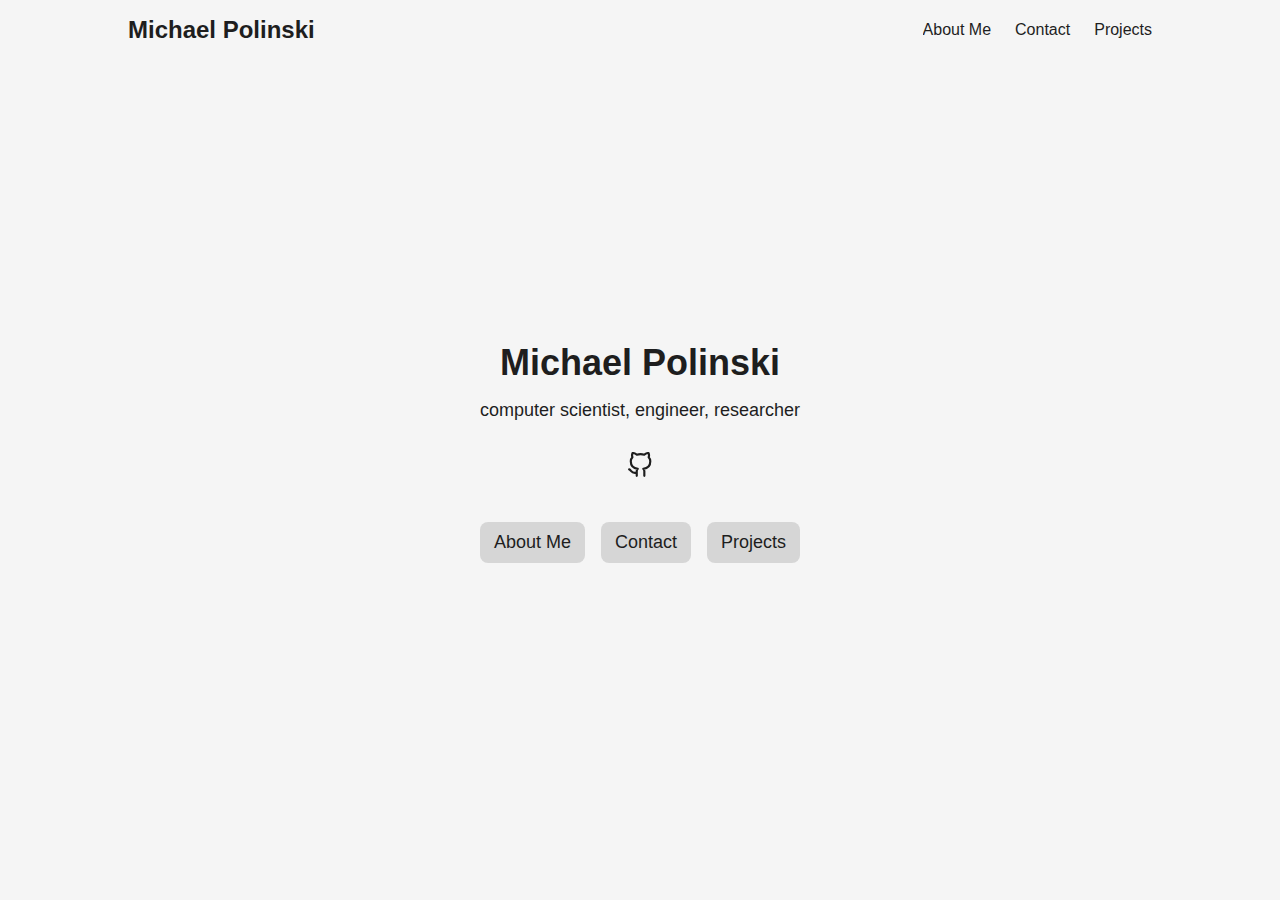
<file: index.html>
<!doctype html><html lang=en dir=auto><head><meta name=generator content="Hugo 0.109.0"><meta charset=utf-8><meta http-equiv=x-ua-compatible content="IE=edge"><meta name=viewport content="width=device-width,initial-scale=1,shrink-to-fit=no"><meta name=robots content="index, follow"><title>Michael Polinski</title><meta name=description content="Michael Polinski: computer scientist, engineer, researcher. Michael Polinski's personal website"><meta name=author content><link rel=canonical href=https://www.michaelpolinski.com/><link crossorigin=anonymous href=/assets/css/stylesheet.954f9288bbfd97ab6527c7f0abde35a154ffef8227a6919357efc535fce47c63.css integrity="sha256-lU+SiLv9l6tlJ8fwq941oVT/74InppGTV+/FNfzkfGM=" rel="preload stylesheet" as=style><link rel=alternate type=application/rss+xml href=https://www.michaelpolinski.com/index.xml><style>#theme-toggle,.top-link{display:none}</style><style>@media(prefers-color-scheme:dark){:root{--theme:rgb(29, 30, 32);--entry:rgb(46, 46, 51);--primary:rgb(218, 218, 219);--secondary:rgb(155, 156, 157);--tertiary:rgb(65, 66, 68);--content:rgb(196, 196, 197);--hljs-bg:rgb(46, 46, 51);--code-bg:rgb(55, 56, 62);--border:rgb(51, 51, 51)}.list{background:var(--theme)}.list:not(.dark)::-webkit-scrollbar-track{background:0 0}.list:not(.dark)::-webkit-scrollbar-thumb{border-color:var(--theme)}}</style><link href=https://www.michaelpolinski.com/favicon.ico rel=icon><link href=https://www.michaelpolinski.com/favicon.svg rel=icon sizes=any type=image/svg+xml><link href=https://www.michaelpolinski.com/apple-touch-icon.png rel=apple-touch-icon><link href=https://www.michaelpolinski.com/site.webmanifest rel=manifest><meta name=theme-color content="#005eff"><meta name=msapplication-TileColor content="#005eff"><meta property="og:title" content="Michael Polinski"><meta property="og:description" content="Michael Polinski: computer scientist, engineer, researcher. Michael Polinski's personal website"><meta property="og:type" content="website"><meta property="og:url" content="https://www.michaelpolinski.com/"><meta name=twitter:card content="summary"><meta name=twitter:title content="Michael Polinski"><meta name=twitter:description content="Michael Polinski: computer scientist, engineer, researcher. Michael Polinski's personal website"><script type=application/ld+json>{"@context":"https://schema.org","@type":"Organization","name":"Michael Polinski","url":"https://www.michaelpolinski.com","description":"Michael Polinski: computer scientist, engineer, researcher. Michael Polinski\u0026#39;s personal website","thumbnailUrl":"https://www.michaelpolinski.com/favicon.ico","sameAs":["https://github.com/michaelpolinski"]}</script></head><body class=list id=top><header class=header><nav class=nav><div class=logo><a href=https://www.michaelpolinski.com accesskey=h title="Michael Polinski (Alt + H)">Michael Polinski</a><div class=logo-switches></div></div><ul id=menu><li><a href=https://www.michaelpolinski.com/about/ title="About Me"><span>About Me</span></a></li><li><a href=https://www.michaelpolinski.com/contact/ title=Contact><span>Contact</span></a></li><li><a href=https://www.michaelpolinski.com/projects/ title=Projects><span>Projects</span></a></li></ul></nav></header><main class=main><div class=profile><div class=profile_inner><h1>Michael Polinski</h1><span>computer scientist, engineer, researcher</span><div class=social-icons><a href=https://github.com/michaelpolinski target=_blank rel="noopener noreferrer me" title=Github><svg xmlns="http://www.w3.org/2000/svg" viewBox="0 0 24 24" fill="none" stroke="currentcolor" stroke-width="2" stroke-linecap="round" stroke-linejoin="round"><path d="M9 19c-5 1.5-5-2.5-7-3m14 6v-3.87a3.37 3.37.0 00-.94-2.61c3.14-.35 6.44-1.54 6.44-7A5.44 5.44.0 0020 4.77 5.07 5.07.0 0019.91 1S18.73.65 16 2.48a13.38 13.38.0 00-7 0C6.27.65 5.09 1 5.09 1A5.07 5.07.0 005 4.77 5.44 5.44.0 003.5 8.55c0 5.42 3.3 6.61 6.44 7A3.37 3.37.0 009 18.13V22"/></svg></a></div><div class=buttons><a class=button href=/about/ rel=noopener title="About Me"><span class=button-inner>About Me</span></a>
<a class=button href=/contact/ rel=noopener title=Contact><span class=button-inner>Contact</span></a>
<a class=button href=/projects/ rel=noopener title=Projects><span class=button-inner>Projects</span></a></div></div></div></main></body></html>
</file>
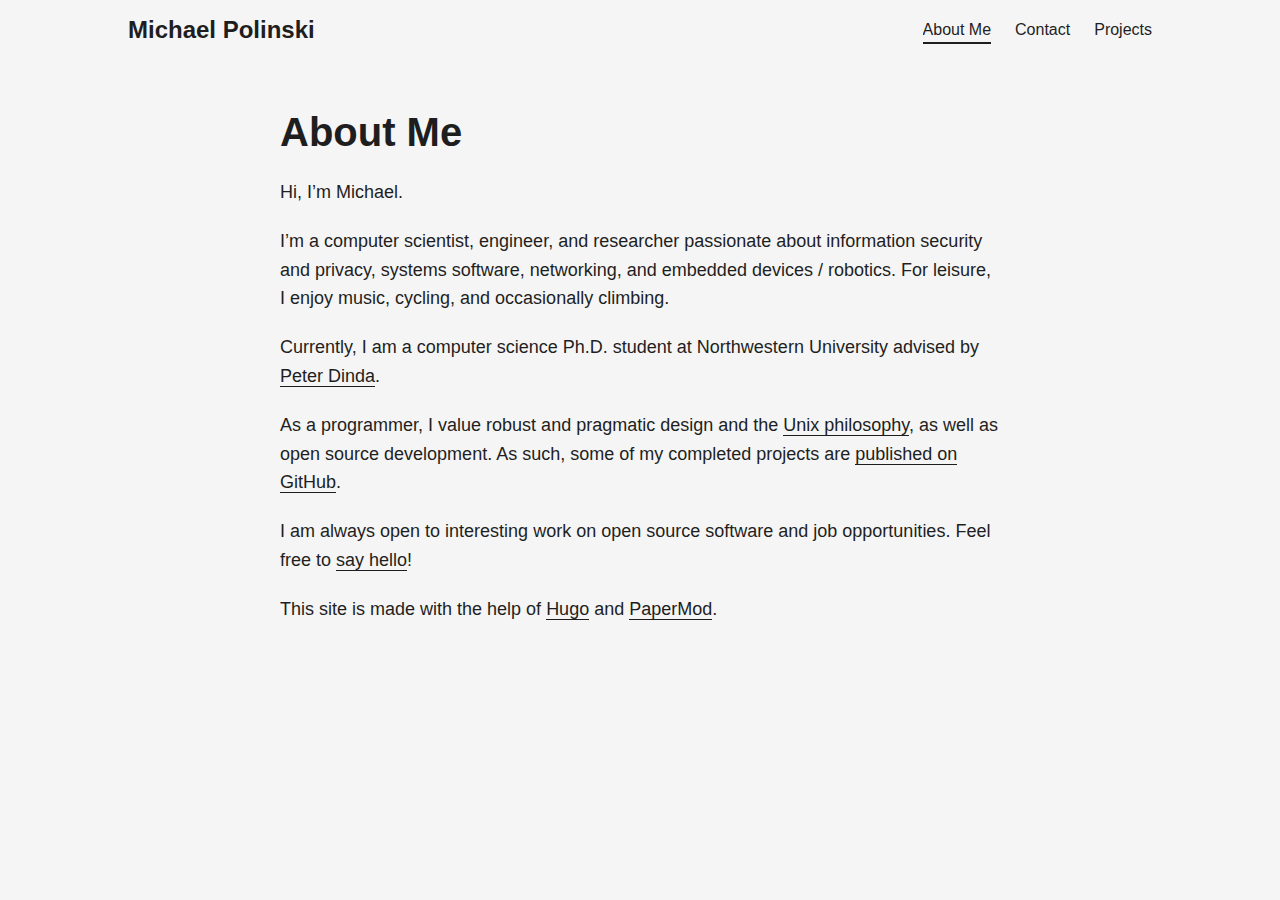
<file: about/index.html>
<!doctype html><html lang=en dir=auto><head><meta charset=utf-8><meta http-equiv=x-ua-compatible content="IE=edge"><meta name=viewport content="width=device-width,initial-scale=1,shrink-to-fit=no"><meta name=robots content="index, follow"><title>About Me | Michael Polinski</title><meta name=keywords content><meta name=description content="Hi, I&rsquo;m Michael.
I&rsquo;m a computer scientist, engineer, and researcher passionate about information security and privacy, systems software, networking, and embedded devices / robotics. For leisure, I enjoy music, cycling, and occasionally climbing.
Currently, I am a computer science Ph.D. student at Northwestern University advised by Peter Dinda.
As a programmer, I value robust and pragmatic design and the Unix philosophy, as well as open source development. As such, some of my completed projects are published on GitHub."><meta name=author content><link rel=canonical href=https://www.michaelpolinski.com/about/><link crossorigin=anonymous href=/assets/css/stylesheet.954f9288bbfd97ab6527c7f0abde35a154ffef8227a6919357efc535fce47c63.css integrity="sha256-lU+SiLv9l6tlJ8fwq941oVT/74InppGTV+/FNfzkfGM=" rel="preload stylesheet" as=style><script defer crossorigin=anonymous src=/assets/js/highlight.f413e19d0714851f6474e7ee9632408e58ac146fbdbe62747134bea2fa3415e0.js integrity="sha256-9BPhnQcUhR9kdOfuljJAjlisFG+9vmJ0cTS+ovo0FeA=" onload=hljs.initHighlightingOnLoad()></script><style>#theme-toggle,.top-link{display:none}</style><style>@media(prefers-color-scheme:dark){:root{--theme:rgb(29, 30, 32);--entry:rgb(46, 46, 51);--primary:rgb(218, 218, 219);--secondary:rgb(155, 156, 157);--tertiary:rgb(65, 66, 68);--content:rgb(196, 196, 197);--hljs-bg:rgb(46, 46, 51);--code-bg:rgb(55, 56, 62);--border:rgb(51, 51, 51)}.list{background:var(--theme)}.list:not(.dark)::-webkit-scrollbar-track{background:0 0}.list:not(.dark)::-webkit-scrollbar-thumb{border-color:var(--theme)}}</style><link href=https://www.michaelpolinski.com/favicon.ico rel=icon><link href=https://www.michaelpolinski.com/favicon.svg rel=icon sizes=any type=image/svg+xml><link href=https://www.michaelpolinski.com/apple-touch-icon.png rel=apple-touch-icon><link href=https://www.michaelpolinski.com/site.webmanifest rel=manifest><meta name=theme-color content="#005eff"><meta name=msapplication-TileColor content="#005eff"><meta property="og:title" content="About Me"><meta property="og:description" content="Hi, I&rsquo;m Michael.
I&rsquo;m a computer scientist, engineer, and researcher passionate about information security and privacy, systems software, networking, and embedded devices / robotics. For leisure, I enjoy music, cycling, and occasionally climbing.
Currently, I am a computer science Ph.D. student at Northwestern University advised by Peter Dinda.
As a programmer, I value robust and pragmatic design and the Unix philosophy, as well as open source development. As such, some of my completed projects are published on GitHub."><meta property="og:type" content="article"><meta property="og:url" content="https://www.michaelpolinski.com/about/"><meta property="article:section" content><meta name=twitter:card content="summary"><meta name=twitter:title content="About Me"><meta name=twitter:description content="Hi, I&rsquo;m Michael.
I&rsquo;m a computer scientist, engineer, and researcher passionate about information security and privacy, systems software, networking, and embedded devices / robotics. For leisure, I enjoy music, cycling, and occasionally climbing.
Currently, I am a computer science Ph.D. student at Northwestern University advised by Peter Dinda.
As a programmer, I value robust and pragmatic design and the Unix philosophy, as well as open source development. As such, some of my completed projects are published on GitHub."><script type=application/ld+json>{"@context":"https://schema.org","@type":"BreadcrumbList","itemListElement":[{"@type":"ListItem","position":2,"name":"About Me","item":"https://www.michaelpolinski.com/about/"}]}</script><script type=application/ld+json>{"@context":"https://schema.org","@type":"BlogPosting","headline":"About Me","name":"About Me","description":"Hi, I\u0026rsquo;m Michael.\nI\u0026rsquo;m a computer scientist, engineer, and researcher passionate about information security and privacy, systems software, networking, and embedded devices / robotics. For leisure, I enjoy music, cycling, and occasionally climbing.\nCurrently, I am a computer science Ph.D. student at Northwestern University advised by Peter Dinda.\nAs a programmer, I value robust and pragmatic design and the Unix philosophy, as well as open source development. As such, some of my completed projects are published on GitHub.","keywords":[],"articleBody":"Hi, I’m Michael.\nI’m a computer scientist, engineer, and researcher passionate about information security and privacy, systems software, networking, and embedded devices / robotics. For leisure, I enjoy music, cycling, and occasionally climbing.\nCurrently, I am a computer science Ph.D. student at Northwestern University advised by Peter Dinda.\nAs a programmer, I value robust and pragmatic design and the Unix philosophy, as well as open source development. As such, some of my completed projects are published on GitHub.\nI am always open to interesting work on open source software and job opportunities. Feel free to say hello!\nThis site is made with the help of Hugo and PaperMod.\n","wordCount":"108","inLanguage":"en","datePublished":"0001-01-01T00:00:00Z","dateModified":"0001-01-01T00:00:00Z","mainEntityOfPage":{"@type":"WebPage","@id":"https://www.michaelpolinski.com/about/"},"publisher":{"@type":"Organization","name":"Michael Polinski","logo":{"@type":"ImageObject","url":"https://www.michaelpolinski.com/favicon.ico"}}}</script></head><body id=top><header class=header><nav class=nav><div class=logo><a href=https://www.michaelpolinski.com accesskey=h title="Michael Polinski (Alt + H)">Michael Polinski</a><div class=logo-switches></div></div><ul id=menu><li><a href=https://www.michaelpolinski.com/about/ title="About Me"><span class=active>About Me</span></a></li><li><a href=https://www.michaelpolinski.com/contact/ title=Contact><span>Contact</span></a></li><li><a href=https://www.michaelpolinski.com/projects/ title=Projects><span>Projects</span></a></li></ul></nav></header><main class=main><article class=post-single><header class=post-header><h1 class=post-title>About Me</h1><div class=post-meta></div></header><div class=post-content><p>Hi, I&rsquo;m Michael.</p><p>I&rsquo;m a computer scientist, engineer, and researcher passionate about information security and privacy, systems software, networking, and embedded devices / robotics.
For leisure, I enjoy music, cycling, and occasionally climbing.</p><p>Currently, I am a computer science Ph.D. student at Northwestern University advised by <a href=https://users.cs.northwestern.edu/~pdinda>Peter Dinda</a>.</p><p>As a programmer, I value robust and pragmatic design and the <a href=https://en.wikipedia.org/wiki/Unix_philosophy>Unix philosophy</a>, as well as open source development. As such, some of my completed projects are <a href=https://github.com/michaelpolinski>published on GitHub</a>.</p><p>I am always open to interesting work on open source software and job opportunities. Feel free to <a href=/contact>say hello</a>!</p><p>This site is made with the help of <a href=https://gohugo.io>Hugo</a> and <a href=https://github.com/adityatelange/hugo-PaperMod>PaperMod</a>.</p></div><footer class=post-footer><ul class=post-tags></ul></footer></article></main></body></html>
</file>
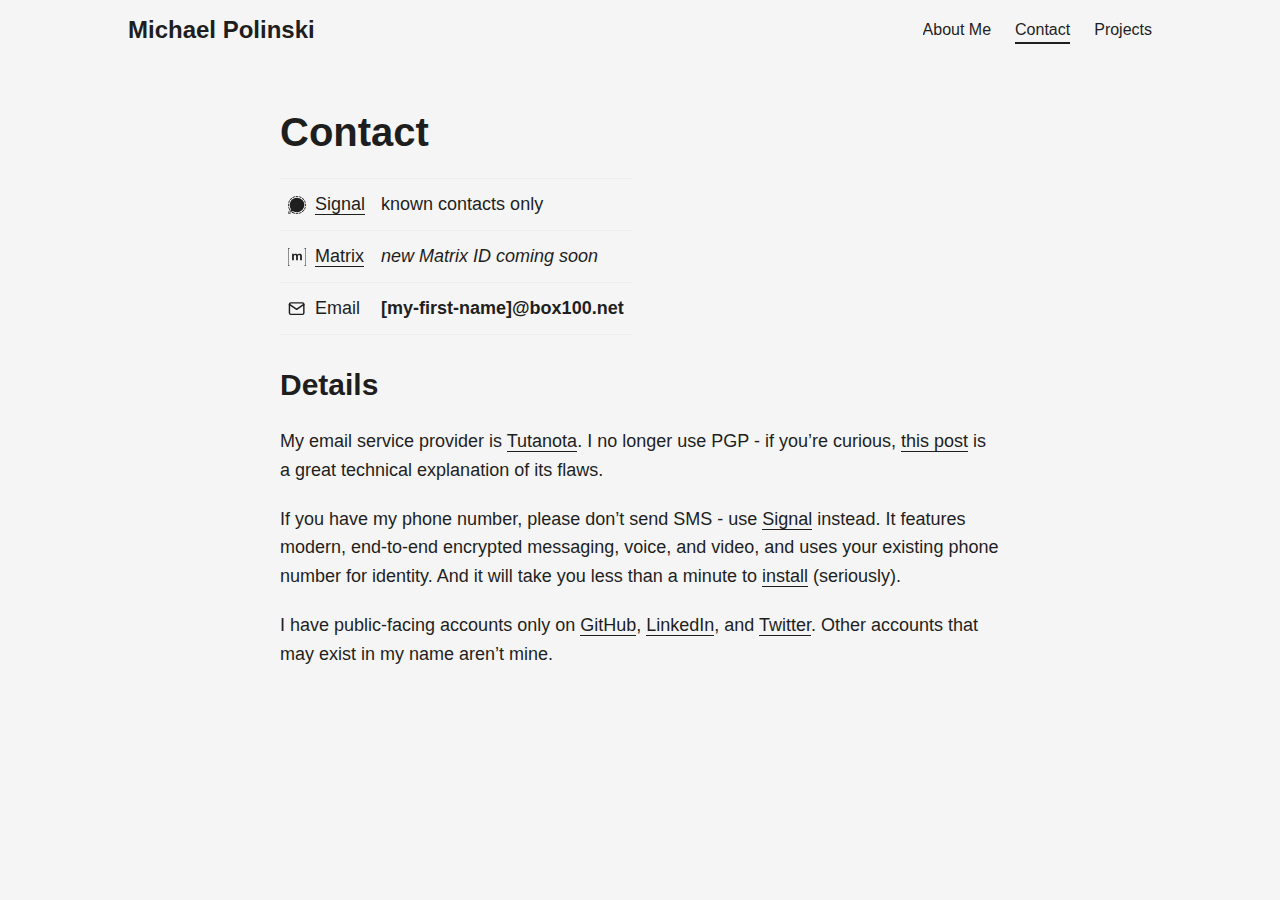
<file: contact/index.html>
<!doctype html><html lang=en dir=auto><head><meta charset=utf-8><meta http-equiv=x-ua-compatible content="IE=edge"><meta name=viewport content="width=device-width,initial-scale=1,shrink-to-fit=no"><meta name=robots content="index, follow"><title>Contact | Michael Polinski</title><meta name=keywords content><meta name=description content="Signal known contacts only Matrix new Matrix ID coming soon Email [my-first-name]@box100.net Details My email service provider is Tutanota. I no longer use PGP - if you&rsquo;re curious, this post is a great technical explanation of its flaws.
If you have my phone number, please don&rsquo;t send SMS - use Signal instead. It features modern, end-to-end encrypted messaging, voice, and video, and uses your existing phone number for identity. And it will take you less than a minute to install (seriously)."><meta name=author content><link rel=canonical href=https://www.michaelpolinski.com/contact/><link crossorigin=anonymous href=/assets/css/stylesheet.954f9288bbfd97ab6527c7f0abde35a154ffef8227a6919357efc535fce47c63.css integrity="sha256-lU+SiLv9l6tlJ8fwq941oVT/74InppGTV+/FNfzkfGM=" rel="preload stylesheet" as=style><script defer crossorigin=anonymous src=/assets/js/highlight.f413e19d0714851f6474e7ee9632408e58ac146fbdbe62747134bea2fa3415e0.js integrity="sha256-9BPhnQcUhR9kdOfuljJAjlisFG+9vmJ0cTS+ovo0FeA=" onload=hljs.initHighlightingOnLoad()></script><style>#theme-toggle,.top-link{display:none}</style><style>@media(prefers-color-scheme:dark){:root{--theme:rgb(29, 30, 32);--entry:rgb(46, 46, 51);--primary:rgb(218, 218, 219);--secondary:rgb(155, 156, 157);--tertiary:rgb(65, 66, 68);--content:rgb(196, 196, 197);--hljs-bg:rgb(46, 46, 51);--code-bg:rgb(55, 56, 62);--border:rgb(51, 51, 51)}.list{background:var(--theme)}.list:not(.dark)::-webkit-scrollbar-track{background:0 0}.list:not(.dark)::-webkit-scrollbar-thumb{border-color:var(--theme)}}</style><link href=https://www.michaelpolinski.com/favicon.ico rel=icon><link href=https://www.michaelpolinski.com/favicon.svg rel=icon sizes=any type=image/svg+xml><link href=https://www.michaelpolinski.com/apple-touch-icon.png rel=apple-touch-icon><link href=https://www.michaelpolinski.com/site.webmanifest rel=manifest><meta name=theme-color content="#005eff"><meta name=msapplication-TileColor content="#005eff"><meta property="og:title" content="Contact"><meta property="og:description" content="Signal known contacts only Matrix new Matrix ID coming soon Email [my-first-name]@box100.net Details My email service provider is Tutanota. I no longer use PGP - if you&rsquo;re curious, this post is a great technical explanation of its flaws.
If you have my phone number, please don&rsquo;t send SMS - use Signal instead. It features modern, end-to-end encrypted messaging, voice, and video, and uses your existing phone number for identity. And it will take you less than a minute to install (seriously)."><meta property="og:type" content="article"><meta property="og:url" content="https://www.michaelpolinski.com/contact/"><meta property="article:section" content><meta name=twitter:card content="summary"><meta name=twitter:title content="Contact"><meta name=twitter:description content="Signal known contacts only Matrix new Matrix ID coming soon Email [my-first-name]@box100.net Details My email service provider is Tutanota. I no longer use PGP - if you&rsquo;re curious, this post is a great technical explanation of its flaws.
If you have my phone number, please don&rsquo;t send SMS - use Signal instead. It features modern, end-to-end encrypted messaging, voice, and video, and uses your existing phone number for identity. And it will take you less than a minute to install (seriously)."><script type=application/ld+json>{"@context":"https://schema.org","@type":"BreadcrumbList","itemListElement":[{"@type":"ListItem","position":2,"name":"Contact","item":"https://www.michaelpolinski.com/contact/"}]}</script><script type=application/ld+json>{"@context":"https://schema.org","@type":"BlogPosting","headline":"Contact","name":"Contact","description":"Signal known contacts only Matrix new Matrix ID coming soon Email [my-first-name]@box100.net Details My email service provider is Tutanota. I no longer use PGP - if you\u0026rsquo;re curious, this post is a great technical explanation of its flaws.\nIf you have my phone number, please don\u0026rsquo;t send SMS - use Signal instead. It features modern, end-to-end encrypted messaging, voice, and video, and uses your existing phone number for identity. And it will take you less than a minute to install (seriously).","keywords":[],"articleBody":" Signal known contacts only Matrix new Matrix ID coming soon Email [my-first-name]@box100.net Details My email service provider is Tutanota. I no longer use PGP - if you’re curious, this post is a great technical explanation of its flaws.\nIf you have my phone number, please don’t send SMS - use Signal instead. It features modern, end-to-end encrypted messaging, voice, and video, and uses your existing phone number for identity. And it will take you less than a minute to install (seriously).\nI have public-facing accounts only on GitHub, LinkedIn, and Twitter. Other accounts that may exist in my name aren’t mine.\n","wordCount":"101","inLanguage":"en","datePublished":"0001-01-01T00:00:00Z","dateModified":"0001-01-01T00:00:00Z","mainEntityOfPage":{"@type":"WebPage","@id":"https://www.michaelpolinski.com/contact/"},"publisher":{"@type":"Organization","name":"Michael Polinski","logo":{"@type":"ImageObject","url":"https://www.michaelpolinski.com/favicon.ico"}}}</script></head><body id=top><header class=header><nav class=nav><div class=logo><a href=https://www.michaelpolinski.com accesskey=h title="Michael Polinski (Alt + H)">Michael Polinski</a><div class=logo-switches></div></div><ul id=menu><li><a href=https://www.michaelpolinski.com/about/ title="About Me"><span>About Me</span></a></li><li><a href=https://www.michaelpolinski.com/contact/ title=Contact><span class=active>Contact</span></a></li><li><a href=https://www.michaelpolinski.com/projects/ title=Projects><span>Projects</span></a></li></ul></nav></header><main class=main><article class=post-single><header class=post-header><h1 class=post-title>Contact</h1><div class=post-meta></div></header><div class=post-content><table><thead><tr><th></th><th></th></tr></thead><tbody><tr><td><svg xmlns="http://www.w3.org/2000/svg" viewBox="0 0 128 128" class="svc-icon"><path d="M48.64 1.87l1.44 5.82A57.84 57.84.0 0034 14.34L30.92 9.2A63.76 63.76.0 0148.64 1.87zm30.72.0-1.44 5.82A57.84 57.84.0 0194 14.34l3.1-5.14A63.76 63.76.0 0079.36 1.87zM9.2 30.92A63.76 63.76.0 001.87 48.64l5.82 1.44A57.84 57.84.0 0114.34 34zM6 64a57.9 57.9.0 01.65-8.69l-5.93-.9a64.23 64.23.0 000 19.18l5.93-.9A57.9 57.9.0 016 64zm91.08 54.8L94 113.66a57.84 57.84.0 01-16.06 6.65l1.44 5.82a63.76 63.76.0 0017.7-7.33zM122 64a57.9 57.9.0 01-.65 8.69l5.93.9a64.23 64.23.0 000-19.18l-5.93.9A57.9 57.9.0 01122 64zm4.13 15.36-5.82-1.44A57.84 57.84.0 01113.66 94l5.14 3.1a63.76 63.76.0 007.33-17.74zm-53.44 42a58.41 58.41.0 01-17.38.0l-.9 5.93a64.23 64.23.0 0019.18.0zm38-22.95A58.21 58.21.0 0198.4 110.69l3.56 4.83A64.1 64.1.0 00115.52 102zM98.4 17.31A58.21 58.21.0 01110.69 29.6l4.83-3.6A64.1 64.1.0 00102 12.48zM17.31 29.6A58.21 58.21.0 0129.6 17.31L26 12.48A64.1 64.1.0 0012.48 26zM118.8 30.92 113.66 34a57.84 57.84.0 016.65 16.06l5.82-1.44a63.76 63.76.0 00-7.33-17.7zM55.31 6.65a58.41 58.41.0 0117.38.0l.9-5.93a64.23 64.23.0 00-19.18.0zM20.39 117.11 8 120l2.89-12.39-5.84-1.37-2.89 12.39a6 6 0 007.21 7.21L21.75 123zM6.3 100.89l5.84 1.36 2-8.59A57.75 57.75.0 017.69 77.92L1.87 79.36a63.52 63.52.0 005.9 15.21zm28 13-8.59 2 1.36 5.84 6.32-1.47a63.52 63.52.0 0015.21 5.9l1.44-5.82A57.75 57.75.0 0134.34 113.85zM64 12A52 52 0 0020 91.67L15 113l21.33-5A52 52 0 1064 12z" fill="currentcolor"/></svg><a href=https://signal.org>Signal</a></td><td>known contacts only</td></tr><tr><td><svg role="img" viewBox="0 0 24 24" xmlns="http://www.w3.org/2000/svg" fill="currentcolor" class="svc-icon"><path d="M.632.55v22.9H2.28V24H0V0h2.28v.55zm7.043 7.26v1.157h.033c.309-.443.683-.784 1.117-1.024.433-.245.936-.365 1.5-.365.54.0 1.033.107 1.481.314.448.208.785.582 1.02 1.108.254-.374.6-.706 1.034-.992.434-.287.95-.43 1.546-.43.453.0.872.056 1.26.167.388.11.716.286.993.53.276.245.489.559.646.951.152.392.23.863.23 1.417v5.728h-2.349V11.52c0-.286-.01-.559-.032-.812a1.755 1.755.0 00-.18-.66 1.106 1.106.0 00-.438-.448c-.194-.11-.457-.166-.785-.166-.332.0-.6.064-.803.189a1.38 1.38.0 00-.48.499 1.946 1.946.0 00-.231.696 5.56 5.56.0 00-.06.785v4.768h-2.35v-4.8c0-.254-.004-.503-.018-.752a2.074 2.074.0 00-.143-.688 1.052 1.052.0 00-.415-.503c-.194-.125-.476-.19-.854-.19-.111.0-.259.024-.439.074-.18.051-.36.143-.53.282-.171.138-.319.337-.439.595-.12.259-.18.6-.18 1.02v4.966H5.46V7.81zm15.693 15.64V.55H21.72V0H24v24h-2.28v-.55z"/></svg><a href=https://matrix.org>Matrix</a></td><td><em>new Matrix ID coming soon</em></td></tr><tr><td><svg xmlns="http://www.w3.org/2000/svg" viewBox="0 0 25 25" fill="none" stroke="currentcolor" stroke-width="2" class="svc-icon" stroke-linecap="round" stroke-linejoin="round"><path d="M4 4h16c1.1.0 2 .9 2 2v12c0 1.1-.9 2-2 2H4c-1.1.0-2-.9-2-2V6c0-1.1.9-2 2-2z"/><polyline points="22,6 12,13 2,6"/></svg>Email</td><td><strong>[my-first-name]@box100.net</strong></td></tr></tbody></table><h2 id=details>Details<a hidden class=anchor aria-hidden=true href=#details>#</a></h2><p>My email service provider is <a href=https://tutanota.com>Tutanota</a>.
I no longer use PGP - if you&rsquo;re curious, <a href=https://latacora.micro.blog/2019/07/16/the-pgp-problem.html>this post</a> is a great technical explanation of its flaws.</p><p>If you have my phone number, please don&rsquo;t send SMS - use <a href=https://signal.org>Signal</a> instead. It features modern, end-to-end encrypted messaging, voice, and video, and uses your existing phone number for identity. And it will take you less than a minute to <a href=https://support.signal.org/hc/en-us/articles/360008216551-Installing-Signal>install</a> (seriously).</p><p>I have public-facing accounts only on <a href=https://github.com/michaelpolinski>GitHub</a>, <a href=https://linkedin.com/in/michaelpolinski>LinkedIn</a>, and <a href=https://twitter.com/michaelp4096>Twitter</a>. Other accounts that may exist in my name aren&rsquo;t mine.</p></div><footer class=post-footer><ul class=post-tags></ul></footer></article></main></body></html>
</file>
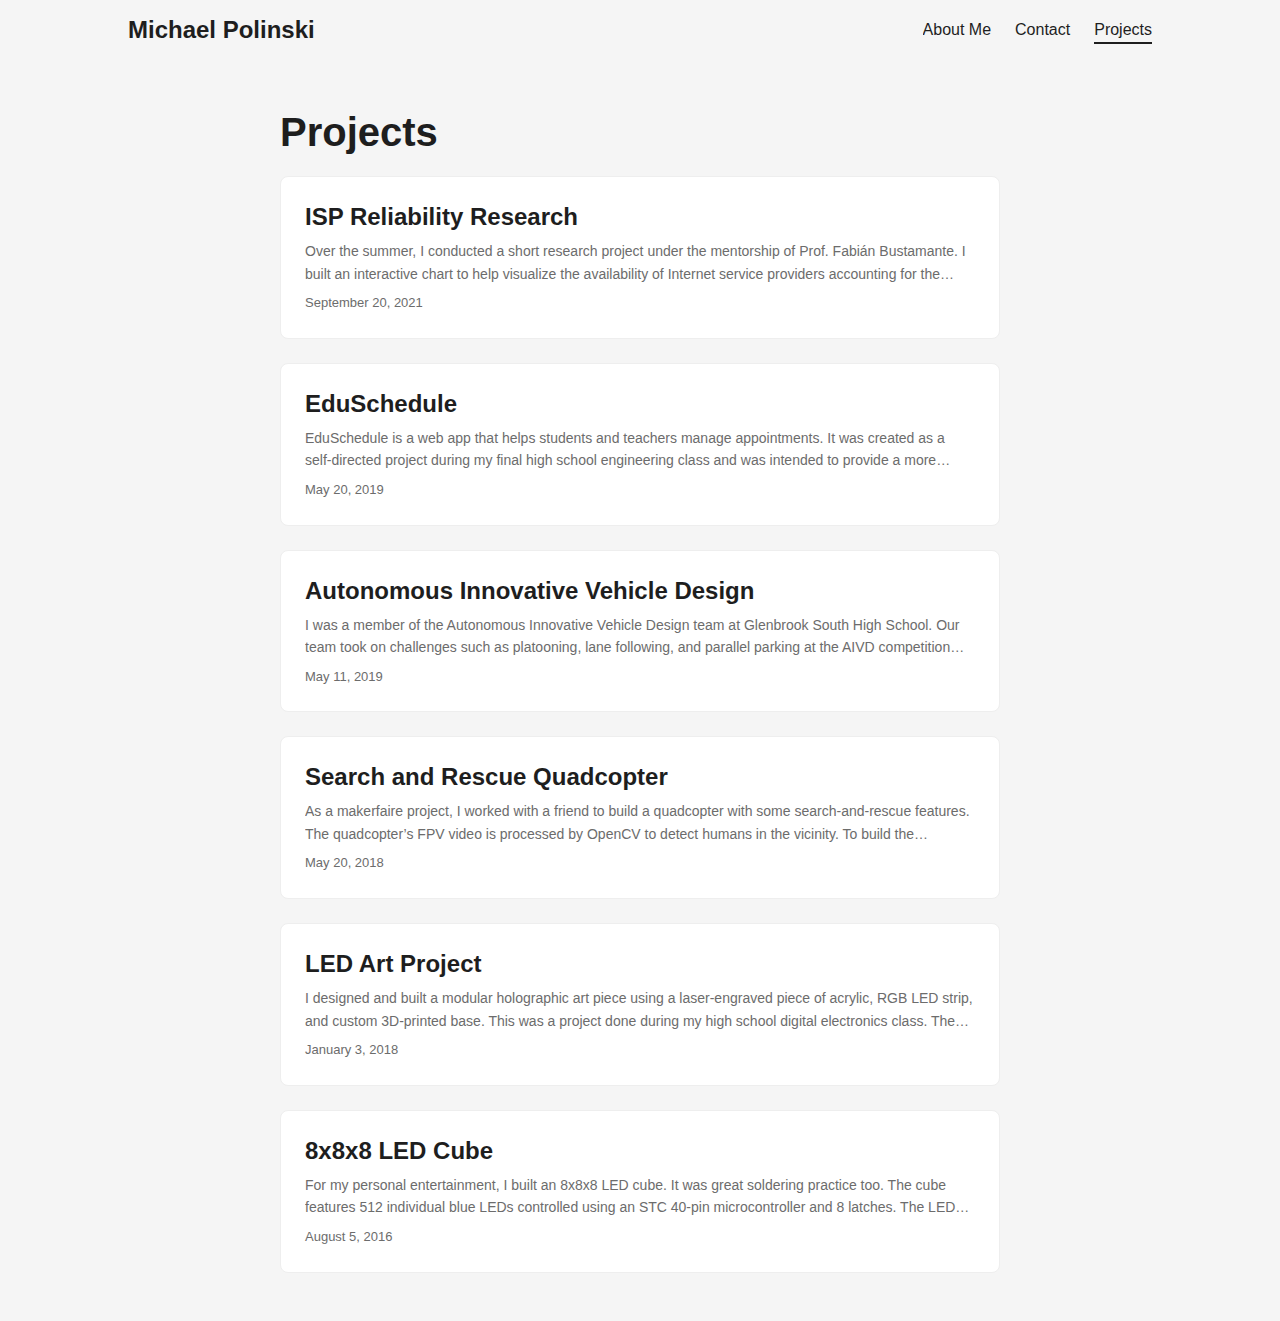
<file: projects/index.html>
<!doctype html><html lang=en dir=auto><head><meta charset=utf-8><meta http-equiv=x-ua-compatible content="IE=edge"><meta name=viewport content="width=device-width,initial-scale=1,shrink-to-fit=no"><meta name=robots content="index, follow"><title>Projects | Michael Polinski</title><meta name=keywords content><meta name=description content="Projects - Michael Polinski"><meta name=author content><link rel=canonical href=https://www.michaelpolinski.com/projects/><link crossorigin=anonymous href=/assets/css/stylesheet.954f9288bbfd97ab6527c7f0abde35a154ffef8227a6919357efc535fce47c63.css integrity="sha256-lU+SiLv9l6tlJ8fwq941oVT/74InppGTV+/FNfzkfGM=" rel="preload stylesheet" as=style><link rel=alternate type=application/rss+xml href=https://www.michaelpolinski.com/projects/index.xml><style>#theme-toggle,.top-link{display:none}</style><style>@media(prefers-color-scheme:dark){:root{--theme:rgb(29, 30, 32);--entry:rgb(46, 46, 51);--primary:rgb(218, 218, 219);--secondary:rgb(155, 156, 157);--tertiary:rgb(65, 66, 68);--content:rgb(196, 196, 197);--hljs-bg:rgb(46, 46, 51);--code-bg:rgb(55, 56, 62);--border:rgb(51, 51, 51)}.list{background:var(--theme)}.list:not(.dark)::-webkit-scrollbar-track{background:0 0}.list:not(.dark)::-webkit-scrollbar-thumb{border-color:var(--theme)}}</style><link href=https://www.michaelpolinski.com/favicon.ico rel=icon><link href=https://www.michaelpolinski.com/favicon.svg rel=icon sizes=any type=image/svg+xml><link href=https://www.michaelpolinski.com/apple-touch-icon.png rel=apple-touch-icon><link href=https://www.michaelpolinski.com/site.webmanifest rel=manifest><meta name=theme-color content="#005eff"><meta name=msapplication-TileColor content="#005eff"><meta property="og:title" content="Projects"><meta property="og:description" content="Michael Polinski: computer scientist, engineer, researcher. Michael Polinski's personal website"><meta property="og:type" content="website"><meta property="og:url" content="https://www.michaelpolinski.com/projects/"><meta name=twitter:card content="summary"><meta name=twitter:title content="Projects"><meta name=twitter:description content="Michael Polinski: computer scientist, engineer, researcher. Michael Polinski's personal website"><script type=application/ld+json>{"@context":"https://schema.org","@type":"BreadcrumbList","itemListElement":[{"@type":"ListItem","position":2,"name":"Projects","item":"https://www.michaelpolinski.com/projects/"}]}</script></head><body class=list id=top><header class=header><nav class=nav><div class=logo><a href=https://www.michaelpolinski.com accesskey=h title="Michael Polinski (Alt + H)">Michael Polinski</a><div class=logo-switches></div></div><ul id=menu><li><a href=https://www.michaelpolinski.com/about/ title="About Me"><span>About Me</span></a></li><li><a href=https://www.michaelpolinski.com/contact/ title=Contact><span>Contact</span></a></li><li><a href=https://www.michaelpolinski.com/projects/ title=Projects><span class=active>Projects</span></a></li></ul></nav></header><main class=main><header class=page-header><h1>Projects</h1></header><article class=post-entry><header class=entry-header><h2>ISP Reliability Research</h2></header><div class=entry-content><p>Over the summer, I conducted a short research project under the mentorship of Prof. Fabián Bustamante. I built an interactive chart to help visualize the availability of Internet service providers accounting for the packet loss that is inherent in the design of the Internet.
See the full description, or jump straight to the chart.</p></div><footer class=entry-footer><span title='2021-09-20 00:00:00 +0000 UTC'>September 20, 2021</span></footer><a class=entry-link aria-label="post link to ISP Reliability Research" href=https://www.michaelpolinski.com/projects/isp-reliability-research/></a></article><article class=post-entry><header class=entry-header><h2>EduSchedule</h2></header><div class=entry-content><p>EduSchedule is a web app that helps students and teachers manage appointments. It was created as a self-directed project during my final high school engineering class and was intended to provide a more efficient method of scheduling meetings with school faculty.
Building EduSchedule helped me learn Django, a great framework for quickly prototyping web apps and APIs.
See the code on GitHub.</p></div><footer class=entry-footer><span title='2019-05-20 00:00:00 +0000 UTC'>May 20, 2019</span></footer><a class=entry-link aria-label="post link to EduSchedule" href=https://www.michaelpolinski.com/projects/eduschedule/></a></article><article class=post-entry><header class=entry-header><h2>Autonomous Innovative Vehicle Design</h2></header><div class=entry-content><p>I was a member of the Autonomous Innovative Vehicle Design team at Glenbrook South High School. Our team took on challenges such as platooning, lane following, and parallel parking at the AIVD competition held at Kettering University.
The goal of the Autonomous Innovative Vehicle Design (AIVD) challenge was to modify a Jeep Power Wheels car for children to perform autonomous tasks such as platooning, lane following, and parallel parking. This year, learning from last year’s mistakes, we designed a three-wheeled car powered by an Arduino and Raspberry Pi and equipped with cameras, ultrasonic sensors, GPS....</p></div><footer class=entry-footer><span title='2019-05-11 00:00:00 +0000 UTC'>May 11, 2019</span></footer><a class=entry-link aria-label="post link to Autonomous Innovative Vehicle Design" href=https://www.michaelpolinski.com/projects/aivd/></a></article><article class=post-entry><header class=entry-header><h2>Search and Rescue Quadcopter</h2></header><div class=entry-content><p>As a makerfaire project, I worked with a friend to build a quadcopter with some search-and-rescue features. The quadcopter’s FPV video is processed by OpenCV to detect humans in the vicinity.
To build the quadcopter, we followed a guide for 3D printing and assembling a Tiny Whoop quadcopter. To maximize the flying time, we carefullly chose the lightest possible components and optimal batteries. The quadcopter contains a FPV camera that streams video to the receiver, where it is displayed on a low-latency monitor for the pilot and fed to a laptop for processing using computer vision....</p></div><footer class=entry-footer><span title='2018-05-20 00:00:00 +0000 UTC'>May 20, 2018</span></footer><a class=entry-link aria-label="post link to Search and Rescue Quadcopter" href=https://www.michaelpolinski.com/projects/quadcopter/></a></article><article class=post-entry><header class=entry-header><h2>LED Art Project</h2></header><div class=entry-content><p>I designed and built a modular holographic art piece using a laser-engraved piece of acrylic, RGB LED strip, and custom 3D-printed base.
This was a project done during my high school digital electronics class.
The internals consist of an Adafruit Trinket and a RGB LED strip, which is connected to the Trinket using a single inline resistor on the data pin. They’re housed inside a custom 3D-printed base, which includes space for an external switch and USB power supply input....</p></div><footer class=entry-footer><span title='2018-01-03 00:00:00 +0000 UTC'>January 3, 2018</span></footer><a class=entry-link aria-label="post link to LED Art Project" href=https://www.michaelpolinski.com/projects/ledart/></a></article><article class=post-entry><header class=entry-header><h2>8x8x8 LED Cube</h2></header><div class=entry-content><p>For my personal entertainment, I built an 8x8x8 LED cube. It was great soldering practice too.
The cube features 512 individual blue LEDs controlled using an STC 40-pin microcontroller and 8 latches. The LED cube was built on a purchased printed circuit board and required about 1,300 solder joints. It’s powered by USB and even programmable via UART.</p></div><footer class=entry-footer><span title='2016-08-05 00:00:00 +0000 UTC'>August 5, 2016</span></footer><a class=entry-link aria-label="post link to 8x8x8 LED Cube" href=https://www.michaelpolinski.com/projects/cube/></a></article></main></body></html>
</file>
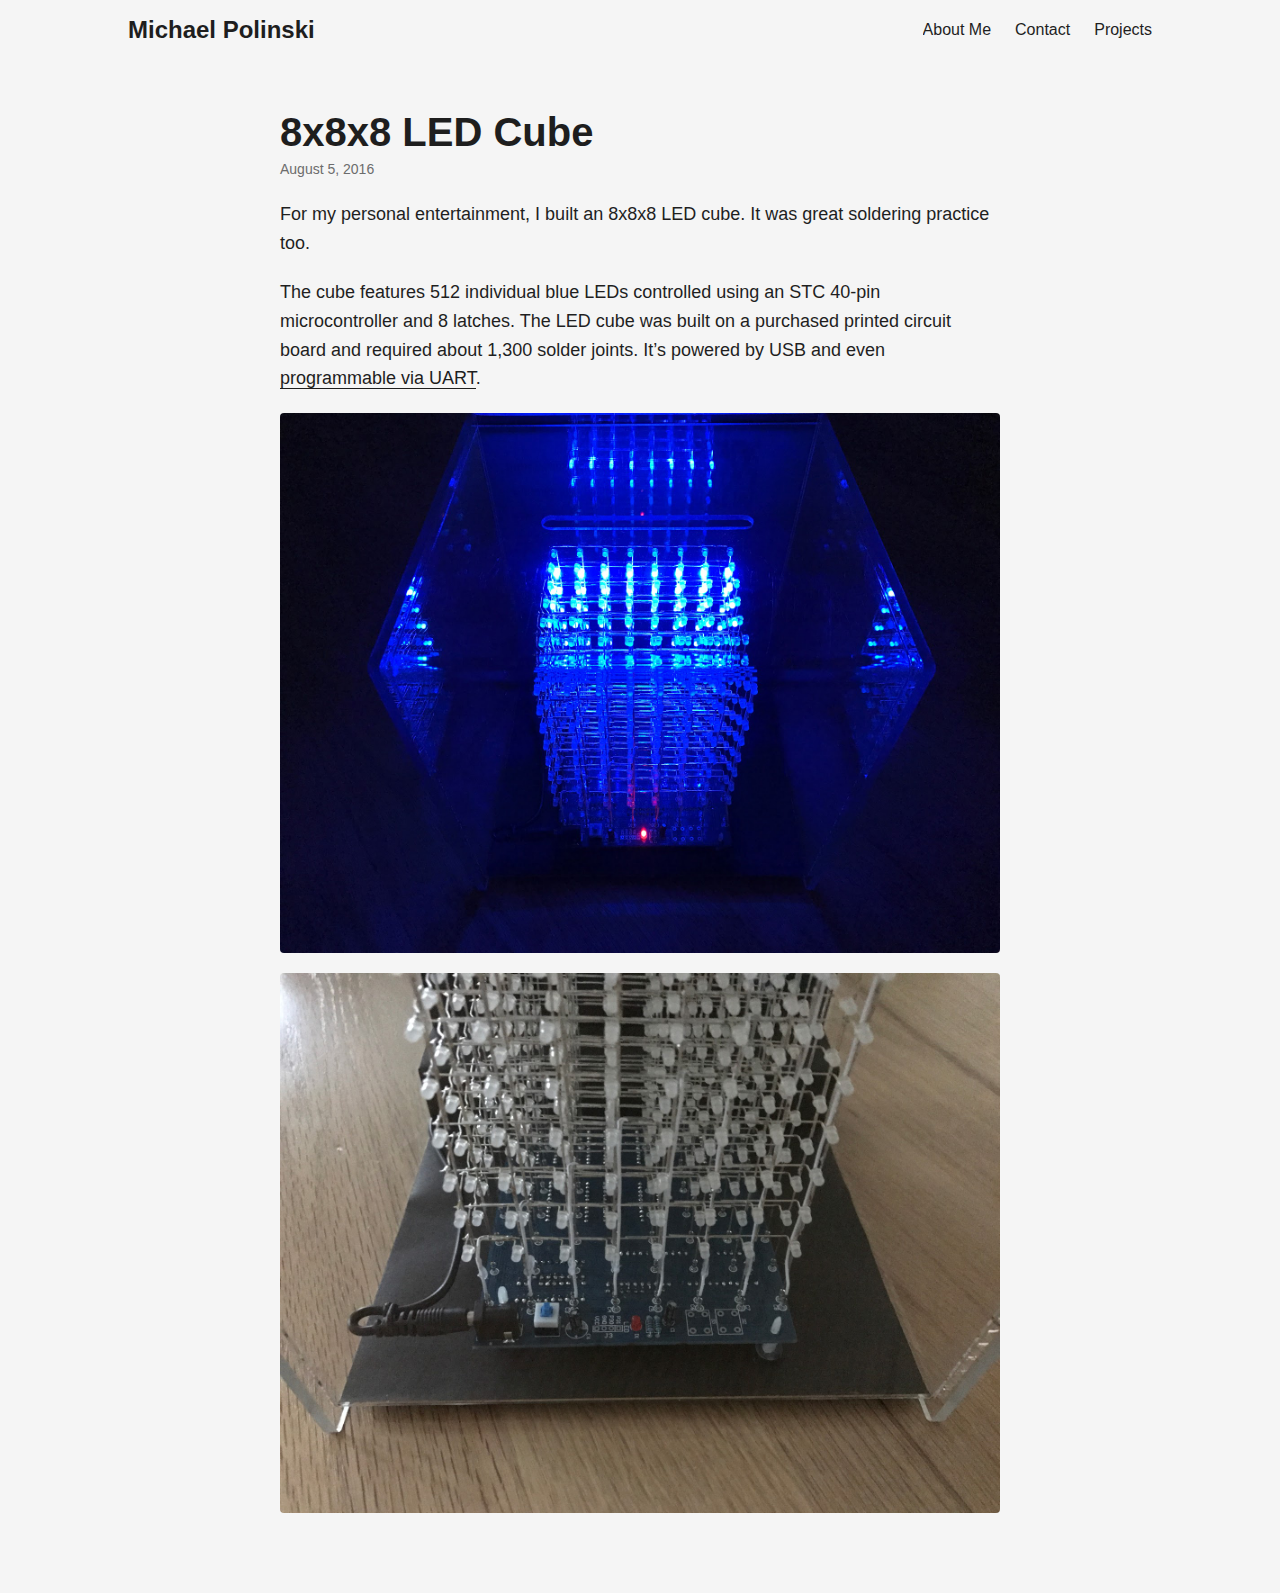
<file: projects/cube/index.html>
<!doctype html><html lang=en dir=auto><head><meta charset=utf-8><meta http-equiv=x-ua-compatible content="IE=edge"><meta name=viewport content="width=device-width,initial-scale=1,shrink-to-fit=no"><meta name=robots content="index, follow"><title>8x8x8 LED Cube | Michael Polinski</title><meta name=keywords content><meta name=description content="For my personal entertainment, I built an 8x8x8 LED cube. It was great soldering practice too.
The cube features 512 individual blue LEDs controlled using an STC 40-pin microcontroller and 8 latches. The LED cube was built on a purchased printed circuit board and required about 1,300 solder joints. It&rsquo;s powered by USB and even programmable via UART."><meta name=author content><link rel=canonical href=https://www.michaelpolinski.com/projects/cube/><link crossorigin=anonymous href=/assets/css/stylesheet.954f9288bbfd97ab6527c7f0abde35a154ffef8227a6919357efc535fce47c63.css integrity="sha256-lU+SiLv9l6tlJ8fwq941oVT/74InppGTV+/FNfzkfGM=" rel="preload stylesheet" as=style><script defer crossorigin=anonymous src=/assets/js/highlight.f413e19d0714851f6474e7ee9632408e58ac146fbdbe62747134bea2fa3415e0.js integrity="sha256-9BPhnQcUhR9kdOfuljJAjlisFG+9vmJ0cTS+ovo0FeA=" onload=hljs.initHighlightingOnLoad()></script><style>#theme-toggle,.top-link{display:none}</style><style>@media(prefers-color-scheme:dark){:root{--theme:rgb(29, 30, 32);--entry:rgb(46, 46, 51);--primary:rgb(218, 218, 219);--secondary:rgb(155, 156, 157);--tertiary:rgb(65, 66, 68);--content:rgb(196, 196, 197);--hljs-bg:rgb(46, 46, 51);--code-bg:rgb(55, 56, 62);--border:rgb(51, 51, 51)}.list{background:var(--theme)}.list:not(.dark)::-webkit-scrollbar-track{background:0 0}.list:not(.dark)::-webkit-scrollbar-thumb{border-color:var(--theme)}}</style><link href=https://www.michaelpolinski.com/favicon.ico rel=icon><link href=https://www.michaelpolinski.com/favicon.svg rel=icon sizes=any type=image/svg+xml><link href=https://www.michaelpolinski.com/apple-touch-icon.png rel=apple-touch-icon><link href=https://www.michaelpolinski.com/site.webmanifest rel=manifest><meta name=theme-color content="#005eff"><meta name=msapplication-TileColor content="#005eff"><meta property="og:title" content="8x8x8 LED Cube"><meta property="og:description" content="For my personal entertainment, I built an 8x8x8 LED cube. It was great soldering practice too.
The cube features 512 individual blue LEDs controlled using an STC 40-pin microcontroller and 8 latches. The LED cube was built on a purchased printed circuit board and required about 1,300 solder joints. It&rsquo;s powered by USB and even programmable via UART."><meta property="og:type" content="article"><meta property="og:url" content="https://www.michaelpolinski.com/projects/cube/"><meta property="article:section" content="projects"><meta property="article:published_time" content="2016-08-05T00:00:00+00:00"><meta property="article:modified_time" content="2016-08-05T00:00:00+00:00"><meta name=twitter:card content="summary"><meta name=twitter:title content="8x8x8 LED Cube"><meta name=twitter:description content="For my personal entertainment, I built an 8x8x8 LED cube. It was great soldering practice too.
The cube features 512 individual blue LEDs controlled using an STC 40-pin microcontroller and 8 latches. The LED cube was built on a purchased printed circuit board and required about 1,300 solder joints. It&rsquo;s powered by USB and even programmable via UART."><script type=application/ld+json>{"@context":"https://schema.org","@type":"BreadcrumbList","itemListElement":[{"@type":"ListItem","position":2,"name":"Projects","item":"https://www.michaelpolinski.com/projects/"},{"@type":"ListItem","position":3,"name":"8x8x8 LED Cube","item":"https://www.michaelpolinski.com/projects/cube/"}]}</script><script type=application/ld+json>{"@context":"https://schema.org","@type":"BlogPosting","headline":"8x8x8 LED Cube","name":"8x8x8 LED Cube","description":"For my personal entertainment, I built an 8x8x8 LED cube. It was great soldering practice too.\nThe cube features 512 individual blue LEDs controlled using an STC 40-pin microcontroller and 8 latches. The LED cube was built on a purchased printed circuit board and required about 1,300 solder joints. It\u0026rsquo;s powered by USB and even programmable via UART.","keywords":[],"articleBody":"For my personal entertainment, I built an 8x8x8 LED cube. It was great soldering practice too.\nThe cube features 512 individual blue LEDs controlled using an STC 40-pin microcontroller and 8 latches. The LED cube was built on a purchased printed circuit board and required about 1,300 solder joints. It’s powered by USB and even programmable via UART.\n","wordCount":"58","inLanguage":"en","datePublished":"2016-08-05T00:00:00Z","dateModified":"2016-08-05T00:00:00Z","mainEntityOfPage":{"@type":"WebPage","@id":"https://www.michaelpolinski.com/projects/cube/"},"publisher":{"@type":"Organization","name":"Michael Polinski","logo":{"@type":"ImageObject","url":"https://www.michaelpolinski.com/favicon.ico"}}}</script></head><body id=top><header class=header><nav class=nav><div class=logo><a href=https://www.michaelpolinski.com accesskey=h title="Michael Polinski (Alt + H)">Michael Polinski</a><div class=logo-switches></div></div><ul id=menu><li><a href=https://www.michaelpolinski.com/about/ title="About Me"><span>About Me</span></a></li><li><a href=https://www.michaelpolinski.com/contact/ title=Contact><span>Contact</span></a></li><li><a href=https://www.michaelpolinski.com/projects/ title=Projects><span>Projects</span></a></li></ul></nav></header><main class=main><article class=post-single><header class=post-header><h1 class=post-title>8x8x8 LED Cube</h1><div class=post-meta><span title='2016-08-05 00:00:00 +0000 UTC'>August 5, 2016</span></div></header><div class=post-content><p>For my personal entertainment, I built an 8x8x8 LED cube. It was great soldering practice too.</p><p>The cube features 512 individual blue LEDs controlled using an STC 40-pin microcontroller and 8 latches. The LED cube was built on a purchased printed circuit board and required about 1,300 solder joints. It&rsquo;s powered by USB and even <a href=https://github.com/tomazas/ledcube8x8x8>programmable via UART</a>.</p><p><img loading=lazy src=cube1.jpg alt="photo of the LED cube playing an animation"></p><p><img loading=lazy src=cube3.jpg alt="detail of the LED cube construction"></p></div><footer class=post-footer><ul class=post-tags></ul></footer></article></main></body></html>
</file>
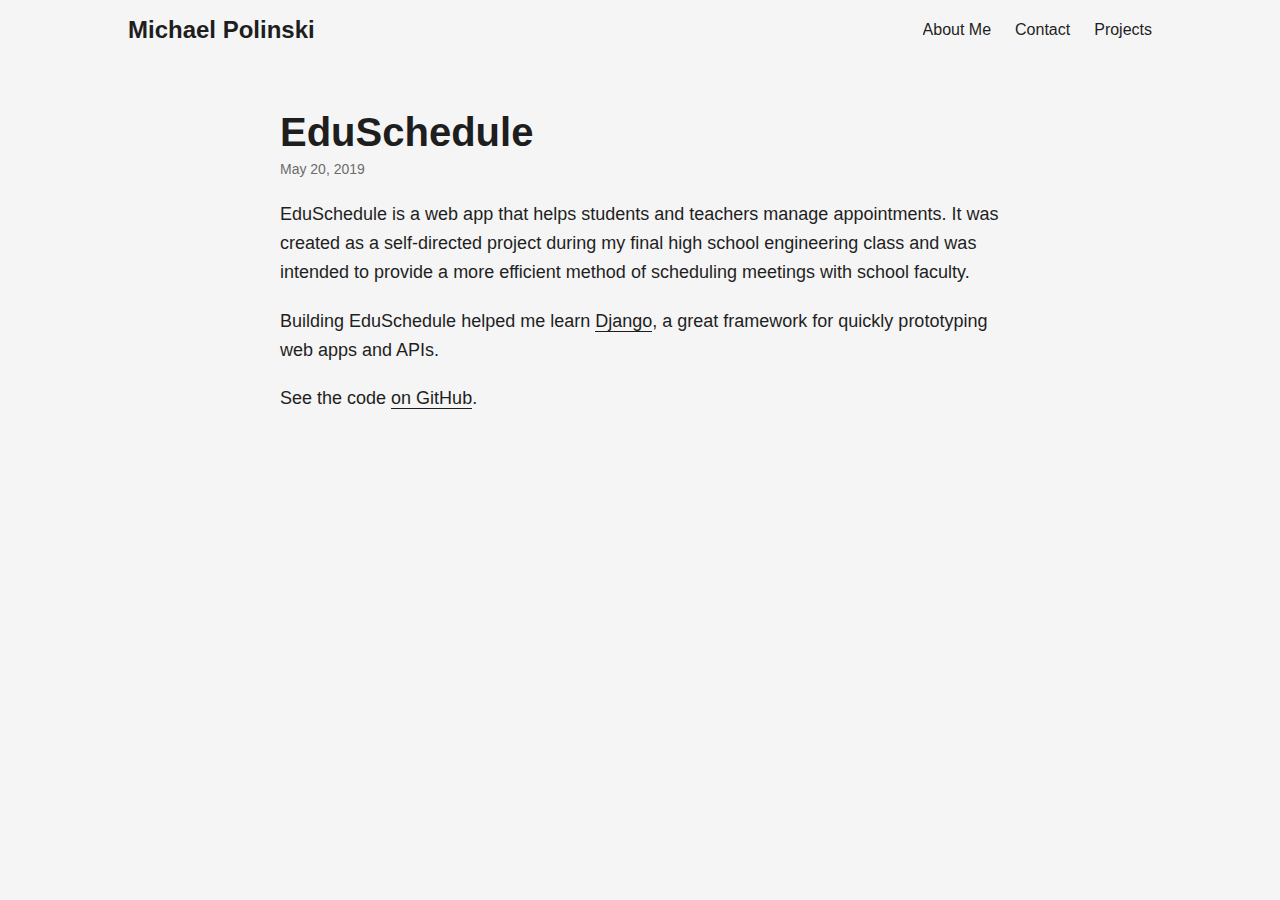
<file: projects/eduschedule/index.html>
<!doctype html><html lang=en dir=auto><head><meta charset=utf-8><meta http-equiv=x-ua-compatible content="IE=edge"><meta name=viewport content="width=device-width,initial-scale=1,shrink-to-fit=no"><meta name=robots content="index, follow"><title>EduSchedule | Michael Polinski</title><meta name=keywords content><meta name=description content="EduSchedule is a web app that helps students and teachers manage appointments. It was created as a self-directed project during my final high school engineering class and was intended to provide a more efficient method of scheduling meetings with school faculty.
Building EduSchedule helped me learn Django, a great framework for quickly prototyping web apps and APIs.
See the code on GitHub."><meta name=author content><link rel=canonical href=https://www.michaelpolinski.com/projects/eduschedule/><link crossorigin=anonymous href=/assets/css/stylesheet.954f9288bbfd97ab6527c7f0abde35a154ffef8227a6919357efc535fce47c63.css integrity="sha256-lU+SiLv9l6tlJ8fwq941oVT/74InppGTV+/FNfzkfGM=" rel="preload stylesheet" as=style><script defer crossorigin=anonymous src=/assets/js/highlight.f413e19d0714851f6474e7ee9632408e58ac146fbdbe62747134bea2fa3415e0.js integrity="sha256-9BPhnQcUhR9kdOfuljJAjlisFG+9vmJ0cTS+ovo0FeA=" onload=hljs.initHighlightingOnLoad()></script><style>#theme-toggle,.top-link{display:none}</style><style>@media(prefers-color-scheme:dark){:root{--theme:rgb(29, 30, 32);--entry:rgb(46, 46, 51);--primary:rgb(218, 218, 219);--secondary:rgb(155, 156, 157);--tertiary:rgb(65, 66, 68);--content:rgb(196, 196, 197);--hljs-bg:rgb(46, 46, 51);--code-bg:rgb(55, 56, 62);--border:rgb(51, 51, 51)}.list{background:var(--theme)}.list:not(.dark)::-webkit-scrollbar-track{background:0 0}.list:not(.dark)::-webkit-scrollbar-thumb{border-color:var(--theme)}}</style><link href=https://www.michaelpolinski.com/favicon.ico rel=icon><link href=https://www.michaelpolinski.com/favicon.svg rel=icon sizes=any type=image/svg+xml><link href=https://www.michaelpolinski.com/apple-touch-icon.png rel=apple-touch-icon><link href=https://www.michaelpolinski.com/site.webmanifest rel=manifest><meta name=theme-color content="#005eff"><meta name=msapplication-TileColor content="#005eff"><meta property="og:title" content="EduSchedule"><meta property="og:description" content="EduSchedule is a web app that helps students and teachers manage appointments. It was created as a self-directed project during my final high school engineering class and was intended to provide a more efficient method of scheduling meetings with school faculty.
Building EduSchedule helped me learn Django, a great framework for quickly prototyping web apps and APIs.
See the code on GitHub."><meta property="og:type" content="article"><meta property="og:url" content="https://www.michaelpolinski.com/projects/eduschedule/"><meta property="article:section" content="projects"><meta property="article:published_time" content="2019-05-20T00:00:00+00:00"><meta property="article:modified_time" content="2019-05-20T00:00:00+00:00"><meta name=twitter:card content="summary"><meta name=twitter:title content="EduSchedule"><meta name=twitter:description content="EduSchedule is a web app that helps students and teachers manage appointments. It was created as a self-directed project during my final high school engineering class and was intended to provide a more efficient method of scheduling meetings with school faculty.
Building EduSchedule helped me learn Django, a great framework for quickly prototyping web apps and APIs.
See the code on GitHub."><script type=application/ld+json>{"@context":"https://schema.org","@type":"BreadcrumbList","itemListElement":[{"@type":"ListItem","position":2,"name":"Projects","item":"https://www.michaelpolinski.com/projects/"},{"@type":"ListItem","position":3,"name":"EduSchedule","item":"https://www.michaelpolinski.com/projects/eduschedule/"}]}</script><script type=application/ld+json>{"@context":"https://schema.org","@type":"BlogPosting","headline":"EduSchedule","name":"EduSchedule","description":"EduSchedule is a web app that helps students and teachers manage appointments. It was created as a self-directed project during my final high school engineering class and was intended to provide a more efficient method of scheduling meetings with school faculty.\nBuilding EduSchedule helped me learn Django, a great framework for quickly prototyping web apps and APIs.\nSee the code on GitHub.","keywords":[],"articleBody":"EduSchedule is a web app that helps students and teachers manage appointments. It was created as a self-directed project during my final high school engineering class and was intended to provide a more efficient method of scheduling meetings with school faculty.\nBuilding EduSchedule helped me learn Django, a great framework for quickly prototyping web apps and APIs.\nSee the code on GitHub.\n","wordCount":"62","inLanguage":"en","datePublished":"2019-05-20T00:00:00Z","dateModified":"2019-05-20T00:00:00Z","mainEntityOfPage":{"@type":"WebPage","@id":"https://www.michaelpolinski.com/projects/eduschedule/"},"publisher":{"@type":"Organization","name":"Michael Polinski","logo":{"@type":"ImageObject","url":"https://www.michaelpolinski.com/favicon.ico"}}}</script></head><body id=top><header class=header><nav class=nav><div class=logo><a href=https://www.michaelpolinski.com accesskey=h title="Michael Polinski (Alt + H)">Michael Polinski</a><div class=logo-switches></div></div><ul id=menu><li><a href=https://www.michaelpolinski.com/about/ title="About Me"><span>About Me</span></a></li><li><a href=https://www.michaelpolinski.com/contact/ title=Contact><span>Contact</span></a></li><li><a href=https://www.michaelpolinski.com/projects/ title=Projects><span>Projects</span></a></li></ul></nav></header><main class=main><article class=post-single><header class=post-header><h1 class=post-title>EduSchedule</h1><div class=post-meta><span title='2019-05-20 00:00:00 +0000 UTC'>May 20, 2019</span></div></header><div class=post-content><p>EduSchedule is a web app that helps students and teachers manage appointments. It was created as a self-directed project during my final high school engineering class and was intended to provide a more efficient method of scheduling meetings with school faculty.</p><p>Building EduSchedule helped me learn <a href=https://www.djangoproject.com>Django</a>, a great framework for quickly prototyping web apps and APIs.</p><p>See the code <a href=https://github.com/michaelpolinski/eduschedule>on GitHub</a>.</p></div><footer class=post-footer><ul class=post-tags></ul></footer></article></main></body></html>
</file>
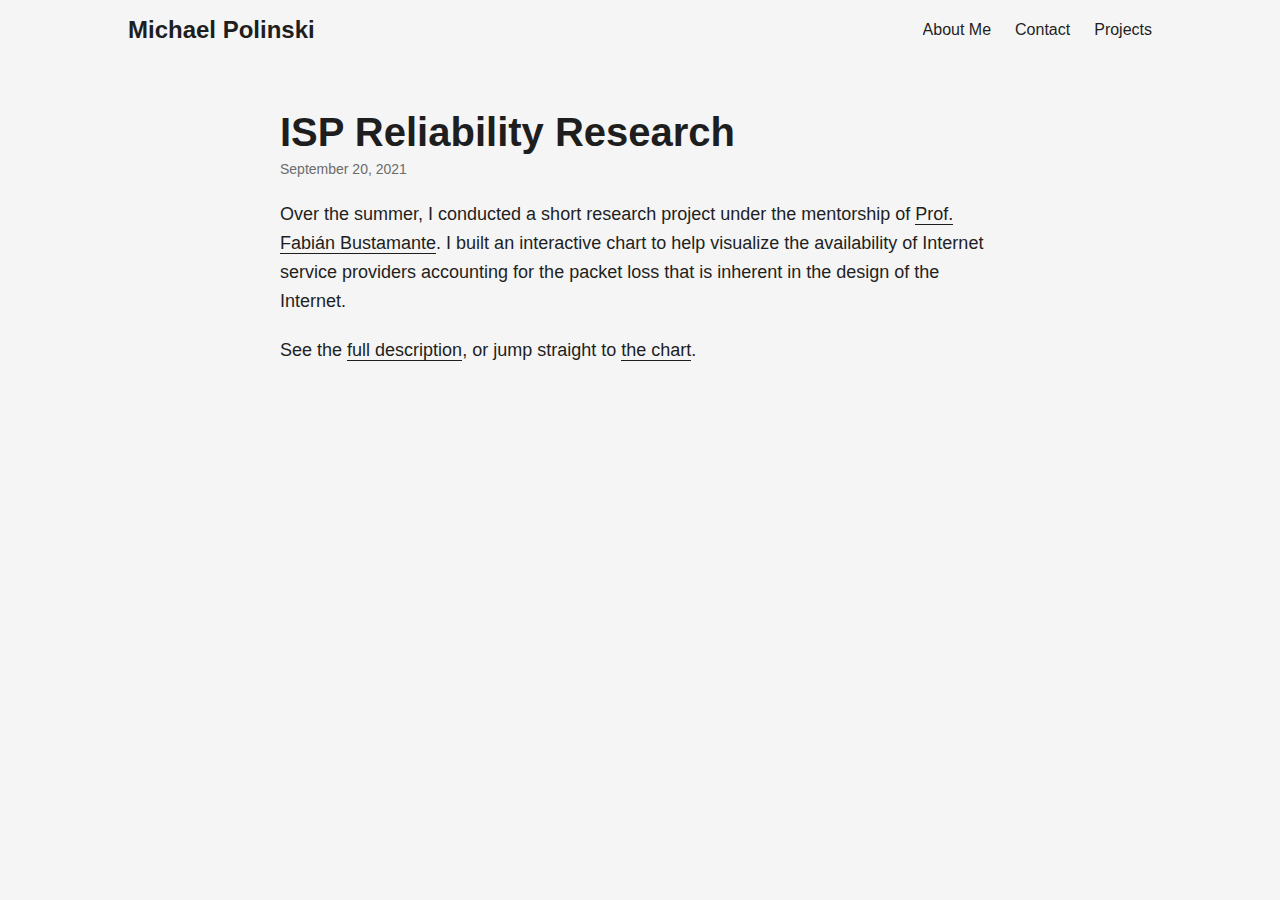
<file: projects/isp-reliability-research/index.html>
<!doctype html><html lang=en dir=auto><head><meta charset=utf-8><meta http-equiv=x-ua-compatible content="IE=edge"><meta name=viewport content="width=device-width,initial-scale=1,shrink-to-fit=no"><meta name=robots content="index, follow"><title>ISP Reliability Research | Michael Polinski</title><meta name=keywords content><meta name=description content="Over the summer, I conducted a short research project under the mentorship of Prof. Fabián Bustamante. I built an interactive chart to help visualize the availability of Internet service providers accounting for the packet loss that is inherent in the design of the Internet.
See the full description, or jump straight to the chart."><meta name=author content><link rel=canonical href=https://www.michaelpolinski.com/projects/isp-reliability-research/><link crossorigin=anonymous href=/assets/css/stylesheet.954f9288bbfd97ab6527c7f0abde35a154ffef8227a6919357efc535fce47c63.css integrity="sha256-lU+SiLv9l6tlJ8fwq941oVT/74InppGTV+/FNfzkfGM=" rel="preload stylesheet" as=style><script defer crossorigin=anonymous src=/assets/js/highlight.f413e19d0714851f6474e7ee9632408e58ac146fbdbe62747134bea2fa3415e0.js integrity="sha256-9BPhnQcUhR9kdOfuljJAjlisFG+9vmJ0cTS+ovo0FeA=" onload=hljs.initHighlightingOnLoad()></script><style>#theme-toggle,.top-link{display:none}</style><style>@media(prefers-color-scheme:dark){:root{--theme:rgb(29, 30, 32);--entry:rgb(46, 46, 51);--primary:rgb(218, 218, 219);--secondary:rgb(155, 156, 157);--tertiary:rgb(65, 66, 68);--content:rgb(196, 196, 197);--hljs-bg:rgb(46, 46, 51);--code-bg:rgb(55, 56, 62);--border:rgb(51, 51, 51)}.list{background:var(--theme)}.list:not(.dark)::-webkit-scrollbar-track{background:0 0}.list:not(.dark)::-webkit-scrollbar-thumb{border-color:var(--theme)}}</style><link href=https://www.michaelpolinski.com/favicon.ico rel=icon><link href=https://www.michaelpolinski.com/favicon.svg rel=icon sizes=any type=image/svg+xml><link href=https://www.michaelpolinski.com/apple-touch-icon.png rel=apple-touch-icon><link href=https://www.michaelpolinski.com/site.webmanifest rel=manifest><meta name=theme-color content="#005eff"><meta name=msapplication-TileColor content="#005eff"><meta property="og:title" content="ISP Reliability Research"><meta property="og:description" content="Over the summer, I conducted a short research project under the mentorship of Prof. Fabián Bustamante. I built an interactive chart to help visualize the availability of Internet service providers accounting for the packet loss that is inherent in the design of the Internet.
See the full description, or jump straight to the chart."><meta property="og:type" content="article"><meta property="og:url" content="https://www.michaelpolinski.com/projects/isp-reliability-research/"><meta property="article:section" content="projects"><meta property="article:published_time" content="2021-09-20T00:00:00+00:00"><meta property="article:modified_time" content="2021-09-20T00:00:00+00:00"><meta name=twitter:card content="summary"><meta name=twitter:title content="ISP Reliability Research"><meta name=twitter:description content="Over the summer, I conducted a short research project under the mentorship of Prof. Fabián Bustamante. I built an interactive chart to help visualize the availability of Internet service providers accounting for the packet loss that is inherent in the design of the Internet.
See the full description, or jump straight to the chart."><script type=application/ld+json>{"@context":"https://schema.org","@type":"BreadcrumbList","itemListElement":[{"@type":"ListItem","position":2,"name":"Projects","item":"https://www.michaelpolinski.com/projects/"},{"@type":"ListItem","position":3,"name":"ISP Reliability Research","item":"https://www.michaelpolinski.com/projects/isp-reliability-research/"}]}</script><script type=application/ld+json>{"@context":"https://schema.org","@type":"BlogPosting","headline":"ISP Reliability Research","name":"ISP Reliability Research","description":"Over the summer, I conducted a short research project under the mentorship of Prof. Fabián Bustamante. I built an interactive chart to help visualize the availability of Internet service providers accounting for the packet loss that is inherent in the design of the Internet.\nSee the full description, or jump straight to the chart.","keywords":[],"articleBody":"Over the summer, I conducted a short research project under the mentorship of Prof. Fabián Bustamante. I built an interactive chart to help visualize the availability of Internet service providers accounting for the packet loss that is inherent in the design of the Internet.\nSee the full description, or jump straight to the chart.\n","wordCount":"54","inLanguage":"en","datePublished":"2021-09-20T00:00:00Z","dateModified":"2021-09-20T00:00:00Z","mainEntityOfPage":{"@type":"WebPage","@id":"https://www.michaelpolinski.com/projects/isp-reliability-research/"},"publisher":{"@type":"Organization","name":"Michael Polinski","logo":{"@type":"ImageObject","url":"https://www.michaelpolinski.com/favicon.ico"}}}</script></head><body id=top><header class=header><nav class=nav><div class=logo><a href=https://www.michaelpolinski.com accesskey=h title="Michael Polinski (Alt + H)">Michael Polinski</a><div class=logo-switches></div></div><ul id=menu><li><a href=https://www.michaelpolinski.com/about/ title="About Me"><span>About Me</span></a></li><li><a href=https://www.michaelpolinski.com/contact/ title=Contact><span>Contact</span></a></li><li><a href=https://www.michaelpolinski.com/projects/ title=Projects><span>Projects</span></a></li></ul></nav></header><main class=main><article class=post-single><header class=post-header><h1 class=post-title>ISP Reliability Research</h1><div class=post-meta><span title='2021-09-20 00:00:00 +0000 UTC'>September 20, 2021</span></div></header><div class=post-content><p>Over the summer, I conducted a short research project under the mentorship of <a href=https://www.cs.northwestern.edu/~fabianb/>Prof. Fabián Bustamante</a>. I built an interactive chart to help visualize the availability of Internet service providers accounting for the packet loss that is inherent in the design of the Internet.</p><p>See the <a href=/interactive-isp-availability/>full description</a>, or jump straight to <a href=/interactive-isp-availability/chart.html>the chart</a>.</p></div><footer class=post-footer><ul class=post-tags></ul></footer></article></main></body></html>
</file>
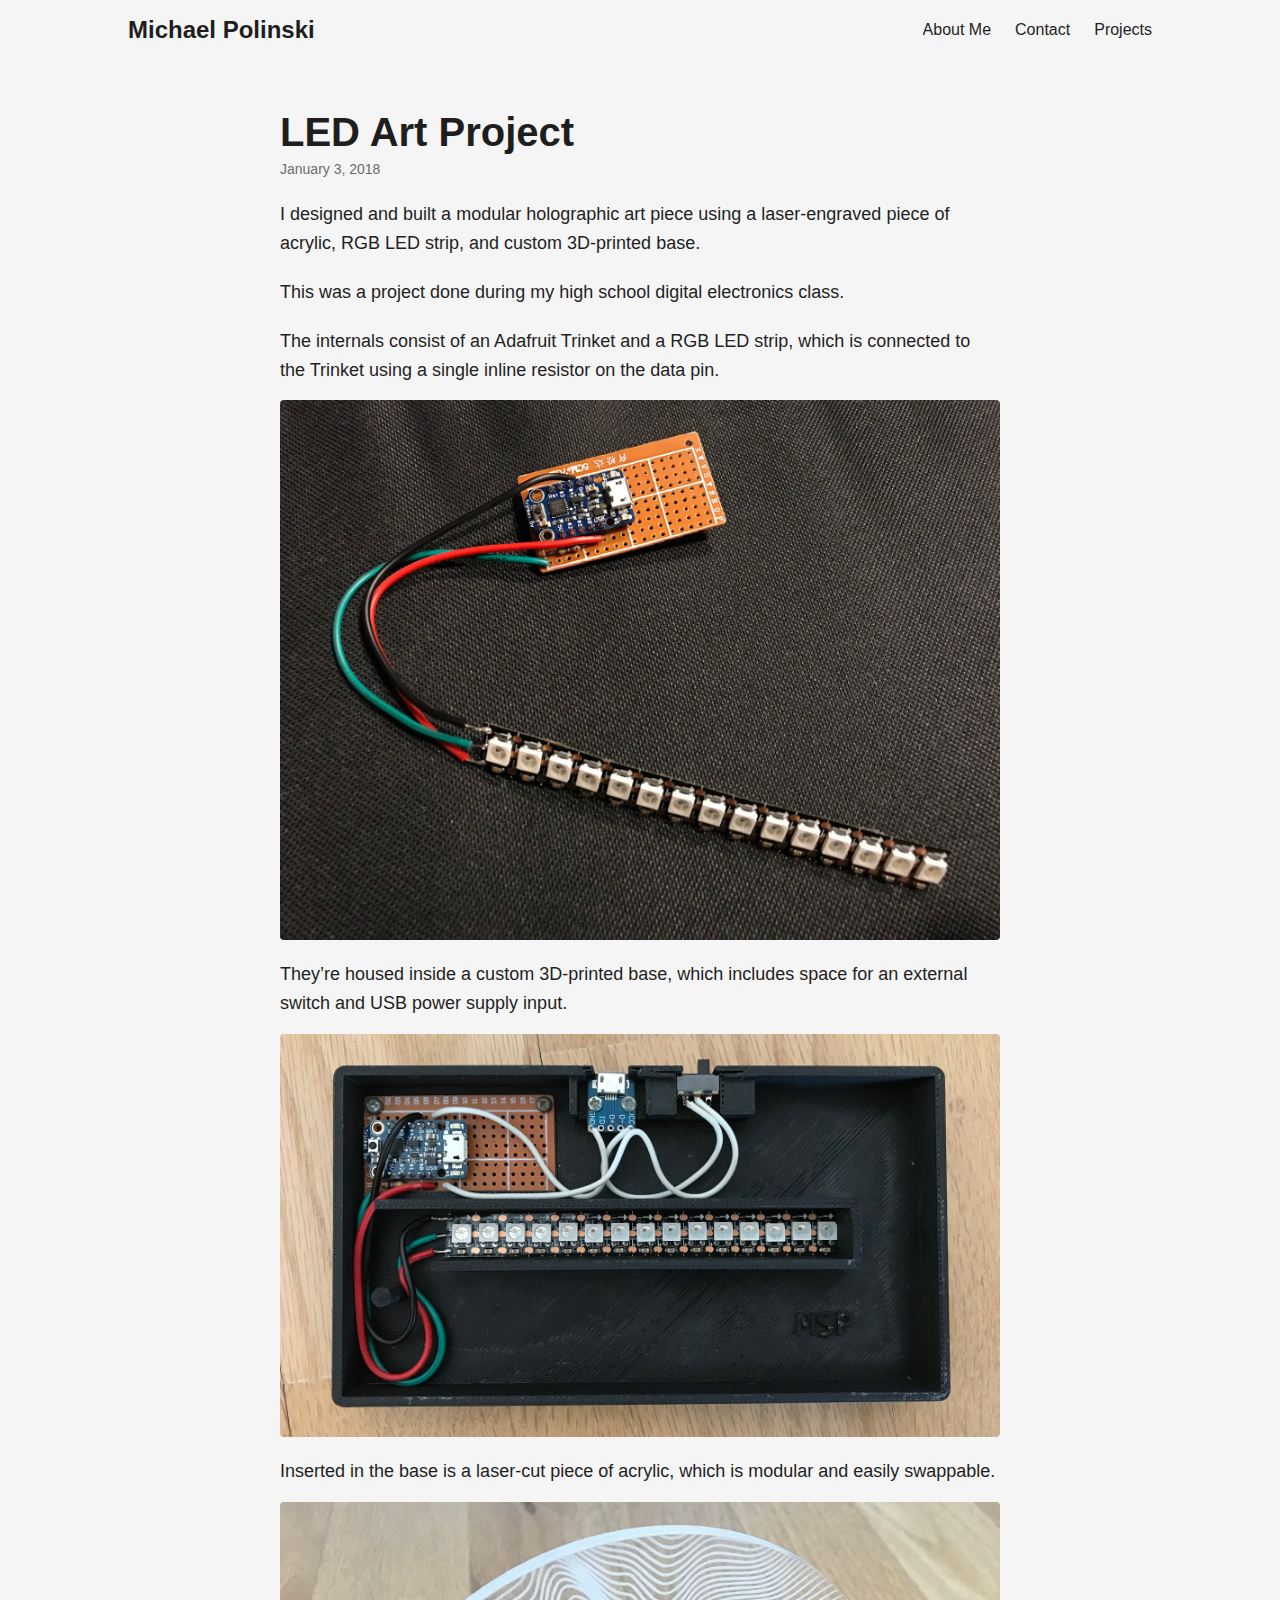
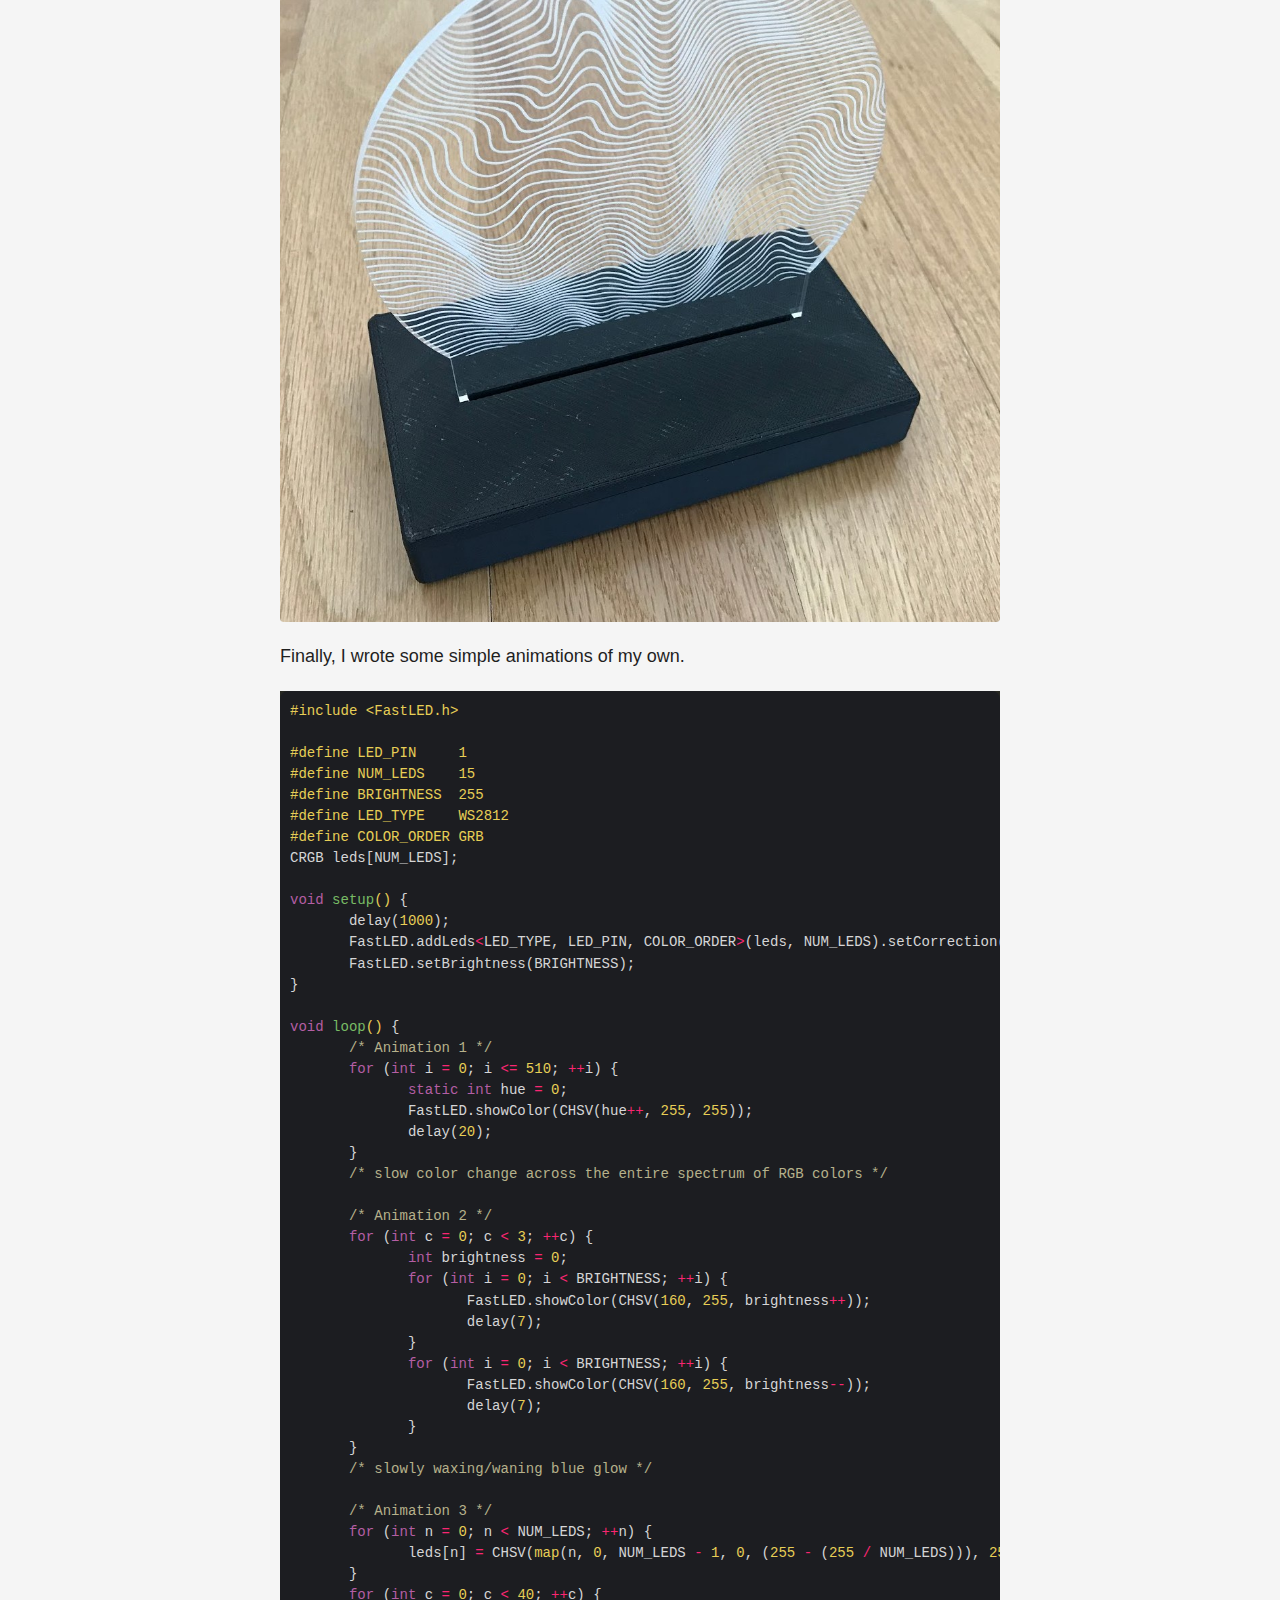
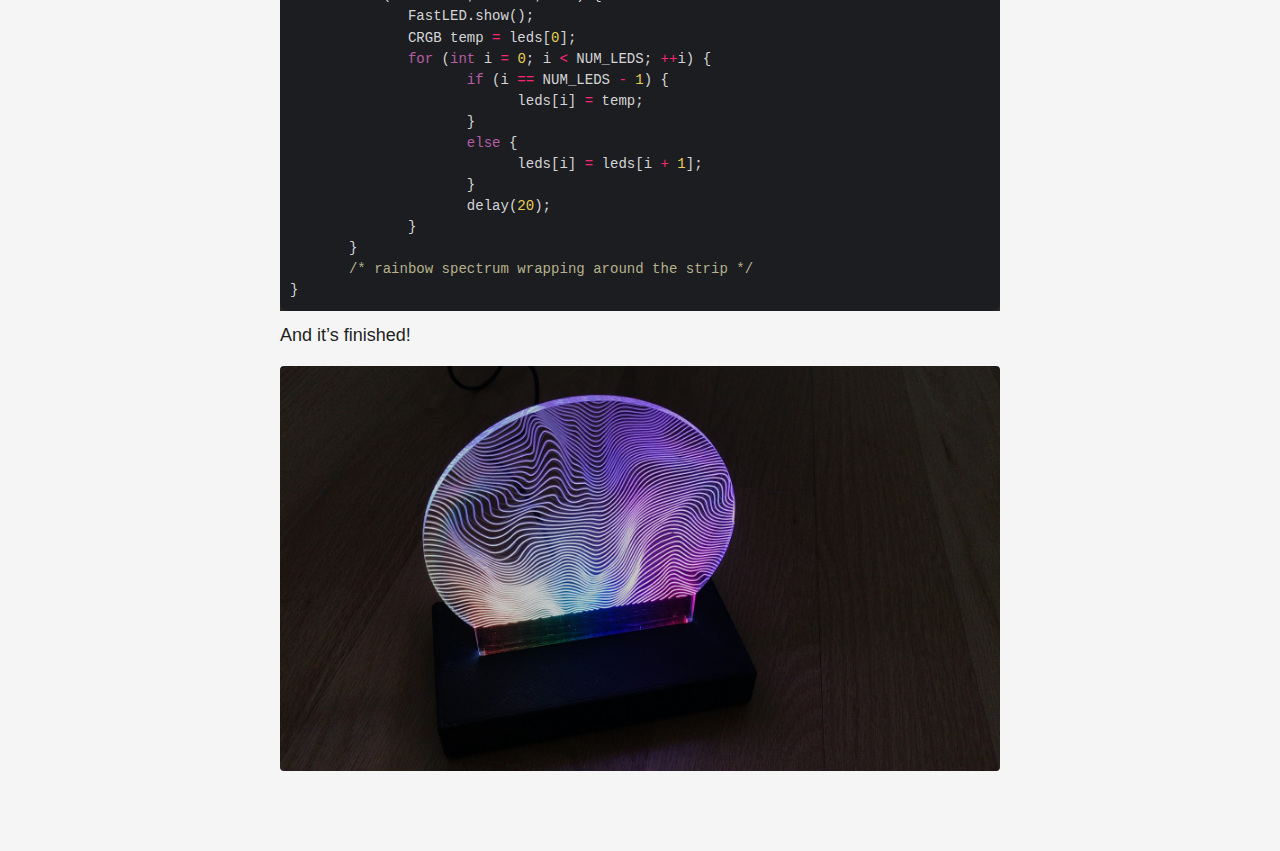
<file: projects/ledart/index.html>
<!doctype html><html lang=en dir=auto><head><meta charset=utf-8><meta http-equiv=x-ua-compatible content="IE=edge"><meta name=viewport content="width=device-width,initial-scale=1,shrink-to-fit=no"><meta name=robots content="index, follow"><title>LED Art Project | Michael Polinski</title><meta name=keywords content><meta name=description content="I designed and built a modular holographic art piece using a laser-engraved piece of acrylic, RGB LED strip, and custom 3D-printed base.
This was a project done during my high school digital electronics class.
The internals consist of an Adafruit Trinket and a RGB LED strip, which is connected to the Trinket using a single inline resistor on the data pin. They&rsquo;re housed inside a custom 3D-printed base, which includes space for an external switch and USB power supply input."><meta name=author content><link rel=canonical href=https://www.michaelpolinski.com/projects/ledart/><link crossorigin=anonymous href=/assets/css/stylesheet.954f9288bbfd97ab6527c7f0abde35a154ffef8227a6919357efc535fce47c63.css integrity="sha256-lU+SiLv9l6tlJ8fwq941oVT/74InppGTV+/FNfzkfGM=" rel="preload stylesheet" as=style><script defer crossorigin=anonymous src=/assets/js/highlight.f413e19d0714851f6474e7ee9632408e58ac146fbdbe62747134bea2fa3415e0.js integrity="sha256-9BPhnQcUhR9kdOfuljJAjlisFG+9vmJ0cTS+ovo0FeA=" onload=hljs.initHighlightingOnLoad()></script><style>#theme-toggle,.top-link{display:none}</style><style>@media(prefers-color-scheme:dark){:root{--theme:rgb(29, 30, 32);--entry:rgb(46, 46, 51);--primary:rgb(218, 218, 219);--secondary:rgb(155, 156, 157);--tertiary:rgb(65, 66, 68);--content:rgb(196, 196, 197);--hljs-bg:rgb(46, 46, 51);--code-bg:rgb(55, 56, 62);--border:rgb(51, 51, 51)}.list{background:var(--theme)}.list:not(.dark)::-webkit-scrollbar-track{background:0 0}.list:not(.dark)::-webkit-scrollbar-thumb{border-color:var(--theme)}}</style><link href=https://www.michaelpolinski.com/favicon.ico rel=icon><link href=https://www.michaelpolinski.com/favicon.svg rel=icon sizes=any type=image/svg+xml><link href=https://www.michaelpolinski.com/apple-touch-icon.png rel=apple-touch-icon><link href=https://www.michaelpolinski.com/site.webmanifest rel=manifest><meta name=theme-color content="#005eff"><meta name=msapplication-TileColor content="#005eff"><meta property="og:title" content="LED Art Project"><meta property="og:description" content="I designed and built a modular holographic art piece using a laser-engraved piece of acrylic, RGB LED strip, and custom 3D-printed base.
This was a project done during my high school digital electronics class.
The internals consist of an Adafruit Trinket and a RGB LED strip, which is connected to the Trinket using a single inline resistor on the data pin. They&rsquo;re housed inside a custom 3D-printed base, which includes space for an external switch and USB power supply input."><meta property="og:type" content="article"><meta property="og:url" content="https://www.michaelpolinski.com/projects/ledart/"><meta property="article:section" content="projects"><meta property="article:published_time" content="2018-01-03T00:00:00+00:00"><meta property="article:modified_time" content="2018-01-03T00:00:00+00:00"><meta name=twitter:card content="summary"><meta name=twitter:title content="LED Art Project"><meta name=twitter:description content="I designed and built a modular holographic art piece using a laser-engraved piece of acrylic, RGB LED strip, and custom 3D-printed base.
This was a project done during my high school digital electronics class.
The internals consist of an Adafruit Trinket and a RGB LED strip, which is connected to the Trinket using a single inline resistor on the data pin. They&rsquo;re housed inside a custom 3D-printed base, which includes space for an external switch and USB power supply input."><script type=application/ld+json>{"@context":"https://schema.org","@type":"BreadcrumbList","itemListElement":[{"@type":"ListItem","position":2,"name":"Projects","item":"https://www.michaelpolinski.com/projects/"},{"@type":"ListItem","position":3,"name":"LED Art Project","item":"https://www.michaelpolinski.com/projects/ledart/"}]}</script><script type=application/ld+json>{"@context":"https://schema.org","@type":"BlogPosting","headline":"LED Art Project","name":"LED Art Project","description":"I designed and built a modular holographic art piece using a laser-engraved piece of acrylic, RGB LED strip, and custom 3D-printed base.\nThis was a project done during my high school digital electronics class.\nThe internals consist of an Adafruit Trinket and a RGB LED strip, which is connected to the Trinket using a single inline resistor on the data pin. They\u0026rsquo;re housed inside a custom 3D-printed base, which includes space for an external switch and USB power supply input.","keywords":[],"articleBody":"I designed and built a modular holographic art piece using a laser-engraved piece of acrylic, RGB LED strip, and custom 3D-printed base.\nThis was a project done during my high school digital electronics class.\nThe internals consist of an Adafruit Trinket and a RGB LED strip, which is connected to the Trinket using a single inline resistor on the data pin. They’re housed inside a custom 3D-printed base, which includes space for an external switch and USB power supply input. Inserted in the base is a laser-cut piece of acrylic, which is modular and easily swappable. Finally, I wrote some simple animations of my own.\n#include #define LED_PIN 1 #define NUM_LEDS 15 #define BRIGHTNESS 255 #define LED_TYPE WS2812 #define COLOR_ORDER GRB CRGB leds[NUM_LEDS]; void setup() { delay(1000); FastLED.addLeds\u003cLED_TYPE, LED_PIN, COLOR_ORDER\u003e(leds, NUM_LEDS).setCorrection(TypicalLEDStrip); FastLED.setBrightness(BRIGHTNESS); } void loop() { /* Animation 1 */ for (int i = 0; i \u003c= 510; ++i) { static int hue = 0; FastLED.showColor(CHSV(hue++, 255, 255)); delay(20); } /* slow color change across the entire spectrum of RGB colors */ /* Animation 2 */ for (int c = 0; c \u003c 3; ++c) { int brightness = 0; for (int i = 0; i \u003c BRIGHTNESS; ++i) { FastLED.showColor(CHSV(160, 255, brightness++)); delay(7); } for (int i = 0; i \u003c BRIGHTNESS; ++i) { FastLED.showColor(CHSV(160, 255, brightness--)); delay(7); } } /* slowly waxing/waning blue glow */ /* Animation 3 */ for (int n = 0; n \u003c NUM_LEDS; ++n) { leds[n] = CHSV(map(n, 0, NUM_LEDS - 1, 0, (255 - (255 / NUM_LEDS))), 255, 255); } for (int c = 0; c \u003c 40; ++c) { FastLED.show(); CRGB temp = leds[0]; for (int i = 0; i \u003c NUM_LEDS; ++i) { if (i == NUM_LEDS - 1) { leds[i] = temp; } else { leds[i] = leds[i + 1]; } delay(20); } } /* rainbow spectrum wrapping around the strip */ } And it’s finished! ","wordCount":"317","inLanguage":"en","datePublished":"2018-01-03T00:00:00Z","dateModified":"2018-01-03T00:00:00Z","mainEntityOfPage":{"@type":"WebPage","@id":"https://www.michaelpolinski.com/projects/ledart/"},"publisher":{"@type":"Organization","name":"Michael Polinski","logo":{"@type":"ImageObject","url":"https://www.michaelpolinski.com/favicon.ico"}}}</script></head><body id=top><header class=header><nav class=nav><div class=logo><a href=https://www.michaelpolinski.com accesskey=h title="Michael Polinski (Alt + H)">Michael Polinski</a><div class=logo-switches></div></div><ul id=menu><li><a href=https://www.michaelpolinski.com/about/ title="About Me"><span>About Me</span></a></li><li><a href=https://www.michaelpolinski.com/contact/ title=Contact><span>Contact</span></a></li><li><a href=https://www.michaelpolinski.com/projects/ title=Projects><span>Projects</span></a></li></ul></nav></header><main class=main><article class=post-single><header class=post-header><h1 class=post-title>LED Art Project</h1><div class=post-meta><span title='2018-01-03 00:00:00 +0000 UTC'>January 3, 2018</span></div></header><div class=post-content><p>I designed and built a modular holographic art piece using a laser-engraved piece of acrylic, RGB LED strip, and custom 3D-printed base.</p><p>This was a project done during my high school digital electronics class.</p><p>The internals consist of an Adafruit Trinket and a RGB LED strip, which is connected to the Trinket using a single inline resistor on the data pin.
<img loading=lazy src=led1.jpg alt="photo of the soldered electronics"></p><p>They&rsquo;re housed inside a custom 3D-printed base, which includes space for an external switch and USB power supply input.
<img loading=lazy src=led10.jpg alt="photo of the internal electronics"></p><p>Inserted in the base is a laser-cut piece of acrylic, which is modular and easily swappable.
<img loading=lazy src=led8.jpg alt="photo of the assembled base and acrylic"></p><p>Finally, I wrote some simple animations of my own.</p><div class=highlight><pre tabindex=0 style=color:#f8f8f2;background-color:#272822;-moz-tab-size:4;-o-tab-size:4;tab-size:4><code class=language-cpp data-lang=cpp><span style=display:flex><span><span style=color:#75715e>#include</span> <span style=color:#75715e>&lt;FastLED.h&gt;</span><span style=color:#75715e>
</span></span></span><span style=display:flex><span><span style=color:#75715e></span>
</span></span><span style=display:flex><span><span style=color:#75715e>#define LED_PIN     1
</span></span></span><span style=display:flex><span><span style=color:#75715e>#define NUM_LEDS    15
</span></span></span><span style=display:flex><span><span style=color:#75715e>#define BRIGHTNESS  255
</span></span></span><span style=display:flex><span><span style=color:#75715e>#define LED_TYPE    WS2812
</span></span></span><span style=display:flex><span><span style=color:#75715e>#define COLOR_ORDER GRB
</span></span></span><span style=display:flex><span><span style=color:#75715e></span>CRGB leds[NUM_LEDS];
</span></span><span style=display:flex><span>
</span></span><span style=display:flex><span><span style=color:#66d9ef>void</span> <span style=color:#a6e22e>setup</span>() {
</span></span><span style=display:flex><span>       delay(<span style=color:#ae81ff>1000</span>);
</span></span><span style=display:flex><span>       FastLED.addLeds<span style=color:#f92672>&lt;</span>LED_TYPE, LED_PIN, COLOR_ORDER<span style=color:#f92672>&gt;</span>(leds, NUM_LEDS).setCorrection(TypicalLEDStrip);
</span></span><span style=display:flex><span>       FastLED.setBrightness(BRIGHTNESS);
</span></span><span style=display:flex><span>}
</span></span><span style=display:flex><span>
</span></span><span style=display:flex><span><span style=color:#66d9ef>void</span> <span style=color:#a6e22e>loop</span>() {
</span></span><span style=display:flex><span>       <span style=color:#75715e>/* Animation 1 */</span>
</span></span><span style=display:flex><span>       <span style=color:#66d9ef>for</span> (<span style=color:#66d9ef>int</span> i <span style=color:#f92672>=</span> <span style=color:#ae81ff>0</span>; i <span style=color:#f92672>&lt;=</span> <span style=color:#ae81ff>510</span>; <span style=color:#f92672>++</span>i) {
</span></span><span style=display:flex><span>              <span style=color:#66d9ef>static</span> <span style=color:#66d9ef>int</span> hue <span style=color:#f92672>=</span> <span style=color:#ae81ff>0</span>;
</span></span><span style=display:flex><span>              FastLED.showColor(CHSV(hue<span style=color:#f92672>++</span>, <span style=color:#ae81ff>255</span>, <span style=color:#ae81ff>255</span>));
</span></span><span style=display:flex><span>              delay(<span style=color:#ae81ff>20</span>);
</span></span><span style=display:flex><span>       }
</span></span><span style=display:flex><span>       <span style=color:#75715e>/* slow color change across the entire spectrum of RGB colors */</span>
</span></span><span style=display:flex><span>
</span></span><span style=display:flex><span>       <span style=color:#75715e>/* Animation 2 */</span>
</span></span><span style=display:flex><span>       <span style=color:#66d9ef>for</span> (<span style=color:#66d9ef>int</span> c <span style=color:#f92672>=</span> <span style=color:#ae81ff>0</span>; c <span style=color:#f92672>&lt;</span> <span style=color:#ae81ff>3</span>; <span style=color:#f92672>++</span>c) {
</span></span><span style=display:flex><span>              <span style=color:#66d9ef>int</span> brightness <span style=color:#f92672>=</span> <span style=color:#ae81ff>0</span>;
</span></span><span style=display:flex><span>              <span style=color:#66d9ef>for</span> (<span style=color:#66d9ef>int</span> i <span style=color:#f92672>=</span> <span style=color:#ae81ff>0</span>; i <span style=color:#f92672>&lt;</span> BRIGHTNESS; <span style=color:#f92672>++</span>i) {
</span></span><span style=display:flex><span>                     FastLED.showColor(CHSV(<span style=color:#ae81ff>160</span>, <span style=color:#ae81ff>255</span>, brightness<span style=color:#f92672>++</span>));
</span></span><span style=display:flex><span>                     delay(<span style=color:#ae81ff>7</span>);
</span></span><span style=display:flex><span>              }
</span></span><span style=display:flex><span>              <span style=color:#66d9ef>for</span> (<span style=color:#66d9ef>int</span> i <span style=color:#f92672>=</span> <span style=color:#ae81ff>0</span>; i <span style=color:#f92672>&lt;</span> BRIGHTNESS; <span style=color:#f92672>++</span>i) {
</span></span><span style=display:flex><span>                     FastLED.showColor(CHSV(<span style=color:#ae81ff>160</span>, <span style=color:#ae81ff>255</span>, brightness<span style=color:#f92672>--</span>));
</span></span><span style=display:flex><span>                     delay(<span style=color:#ae81ff>7</span>);
</span></span><span style=display:flex><span>              }
</span></span><span style=display:flex><span>       }
</span></span><span style=display:flex><span>       <span style=color:#75715e>/* slowly waxing/waning blue glow */</span>
</span></span><span style=display:flex><span>
</span></span><span style=display:flex><span>       <span style=color:#75715e>/* Animation 3 */</span>
</span></span><span style=display:flex><span>       <span style=color:#66d9ef>for</span> (<span style=color:#66d9ef>int</span> n <span style=color:#f92672>=</span> <span style=color:#ae81ff>0</span>; n <span style=color:#f92672>&lt;</span> NUM_LEDS; <span style=color:#f92672>++</span>n) {
</span></span><span style=display:flex><span>              leds[n] <span style=color:#f92672>=</span> CHSV(map(n, <span style=color:#ae81ff>0</span>, NUM_LEDS <span style=color:#f92672>-</span> <span style=color:#ae81ff>1</span>, <span style=color:#ae81ff>0</span>, (<span style=color:#ae81ff>255</span> <span style=color:#f92672>-</span> (<span style=color:#ae81ff>255</span> <span style=color:#f92672>/</span> NUM_LEDS))), <span style=color:#ae81ff>255</span>, <span style=color:#ae81ff>255</span>);
</span></span><span style=display:flex><span>       }
</span></span><span style=display:flex><span>       <span style=color:#66d9ef>for</span> (<span style=color:#66d9ef>int</span> c <span style=color:#f92672>=</span> <span style=color:#ae81ff>0</span>; c <span style=color:#f92672>&lt;</span> <span style=color:#ae81ff>40</span>; <span style=color:#f92672>++</span>c) {
</span></span><span style=display:flex><span>              FastLED.show();
</span></span><span style=display:flex><span>              CRGB temp <span style=color:#f92672>=</span> leds[<span style=color:#ae81ff>0</span>];
</span></span><span style=display:flex><span>              <span style=color:#66d9ef>for</span> (<span style=color:#66d9ef>int</span> i <span style=color:#f92672>=</span> <span style=color:#ae81ff>0</span>; i <span style=color:#f92672>&lt;</span> NUM_LEDS; <span style=color:#f92672>++</span>i) {
</span></span><span style=display:flex><span>                     <span style=color:#66d9ef>if</span> (i <span style=color:#f92672>==</span> NUM_LEDS <span style=color:#f92672>-</span> <span style=color:#ae81ff>1</span>) {
</span></span><span style=display:flex><span>                           leds[i] <span style=color:#f92672>=</span> temp;
</span></span><span style=display:flex><span>                     }
</span></span><span style=display:flex><span>                     <span style=color:#66d9ef>else</span> {
</span></span><span style=display:flex><span>                           leds[i] <span style=color:#f92672>=</span> leds[i <span style=color:#f92672>+</span> <span style=color:#ae81ff>1</span>];
</span></span><span style=display:flex><span>                     }
</span></span><span style=display:flex><span>                     delay(<span style=color:#ae81ff>20</span>);
</span></span><span style=display:flex><span>              }
</span></span><span style=display:flex><span>       }
</span></span><span style=display:flex><span>       <span style=color:#75715e>/* rainbow spectrum wrapping around the strip */</span>
</span></span><span style=display:flex><span>}
</span></span></code></pre></div><p>And it&rsquo;s finished!
<img loading=lazy src=led11.jpg alt="photo of the completed project"></p></div><footer class=post-footer><ul class=post-tags></ul></footer></article></main></body></html>
</file>
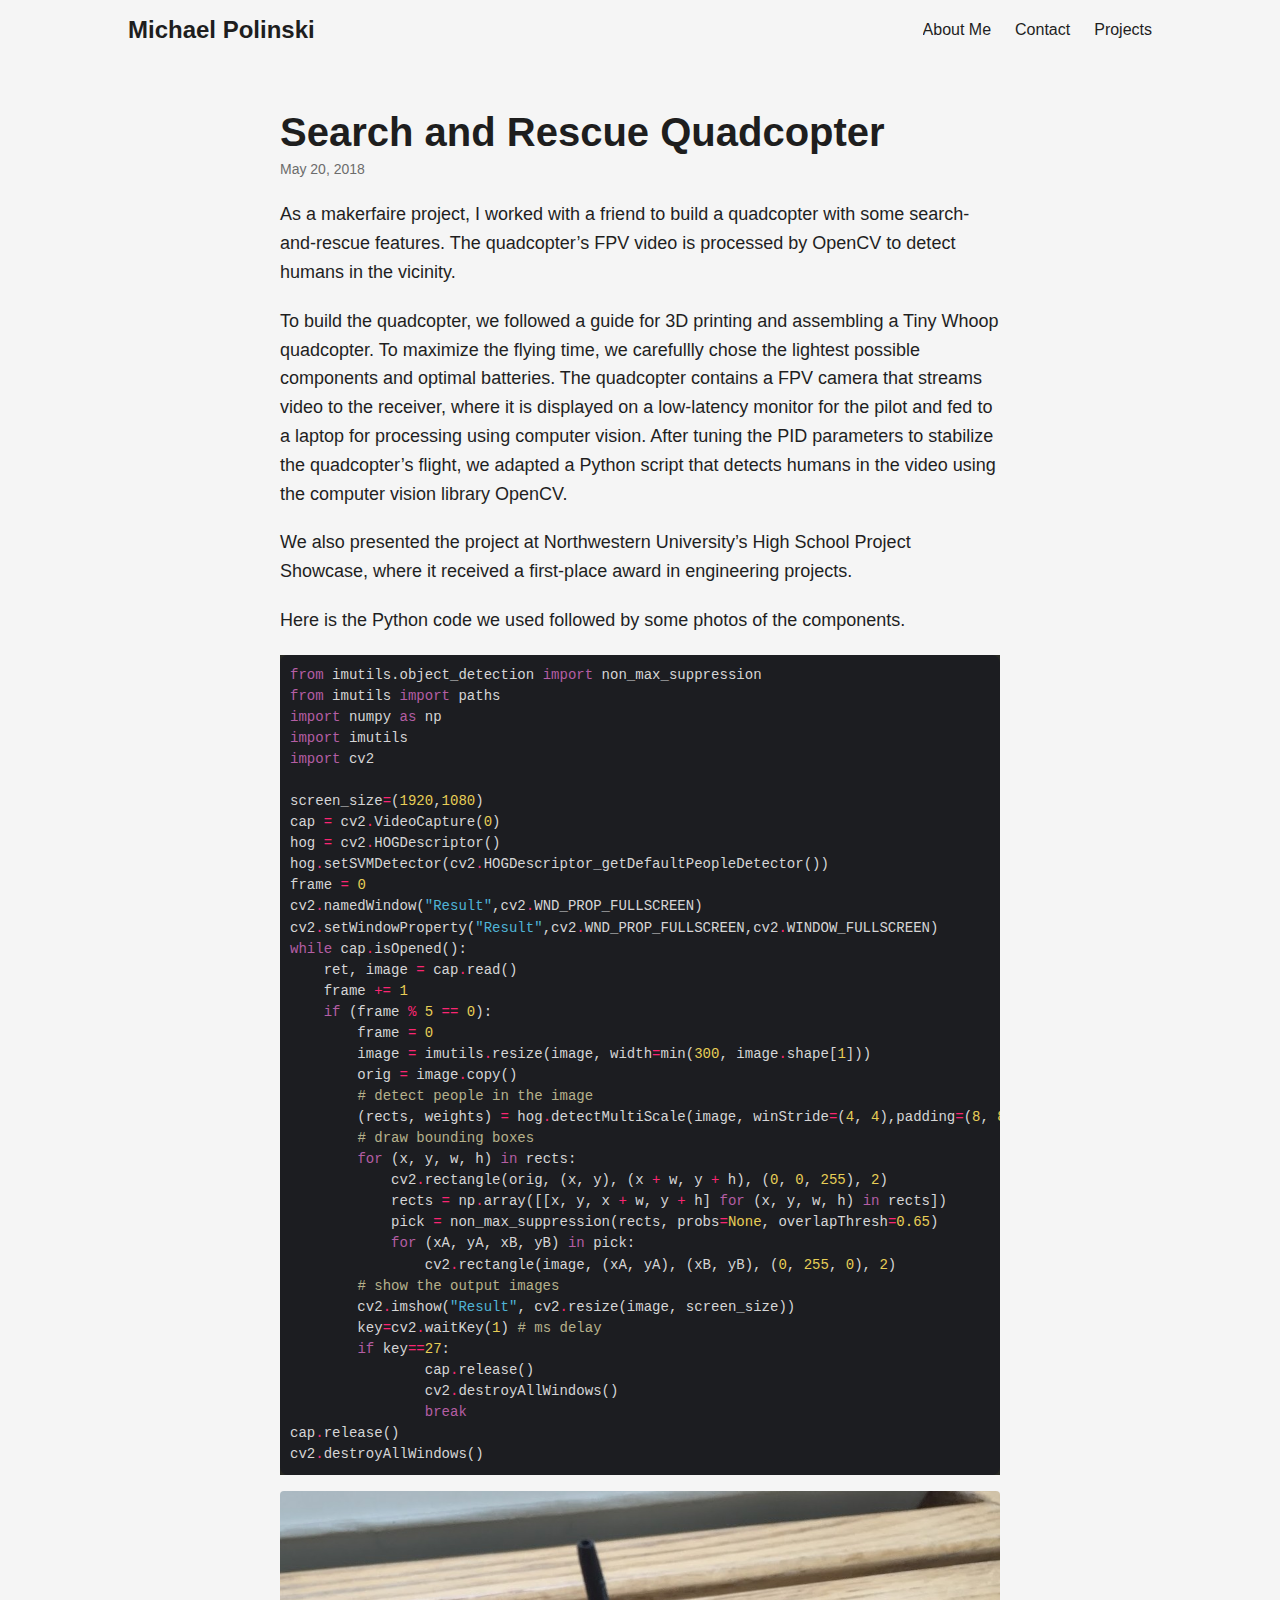
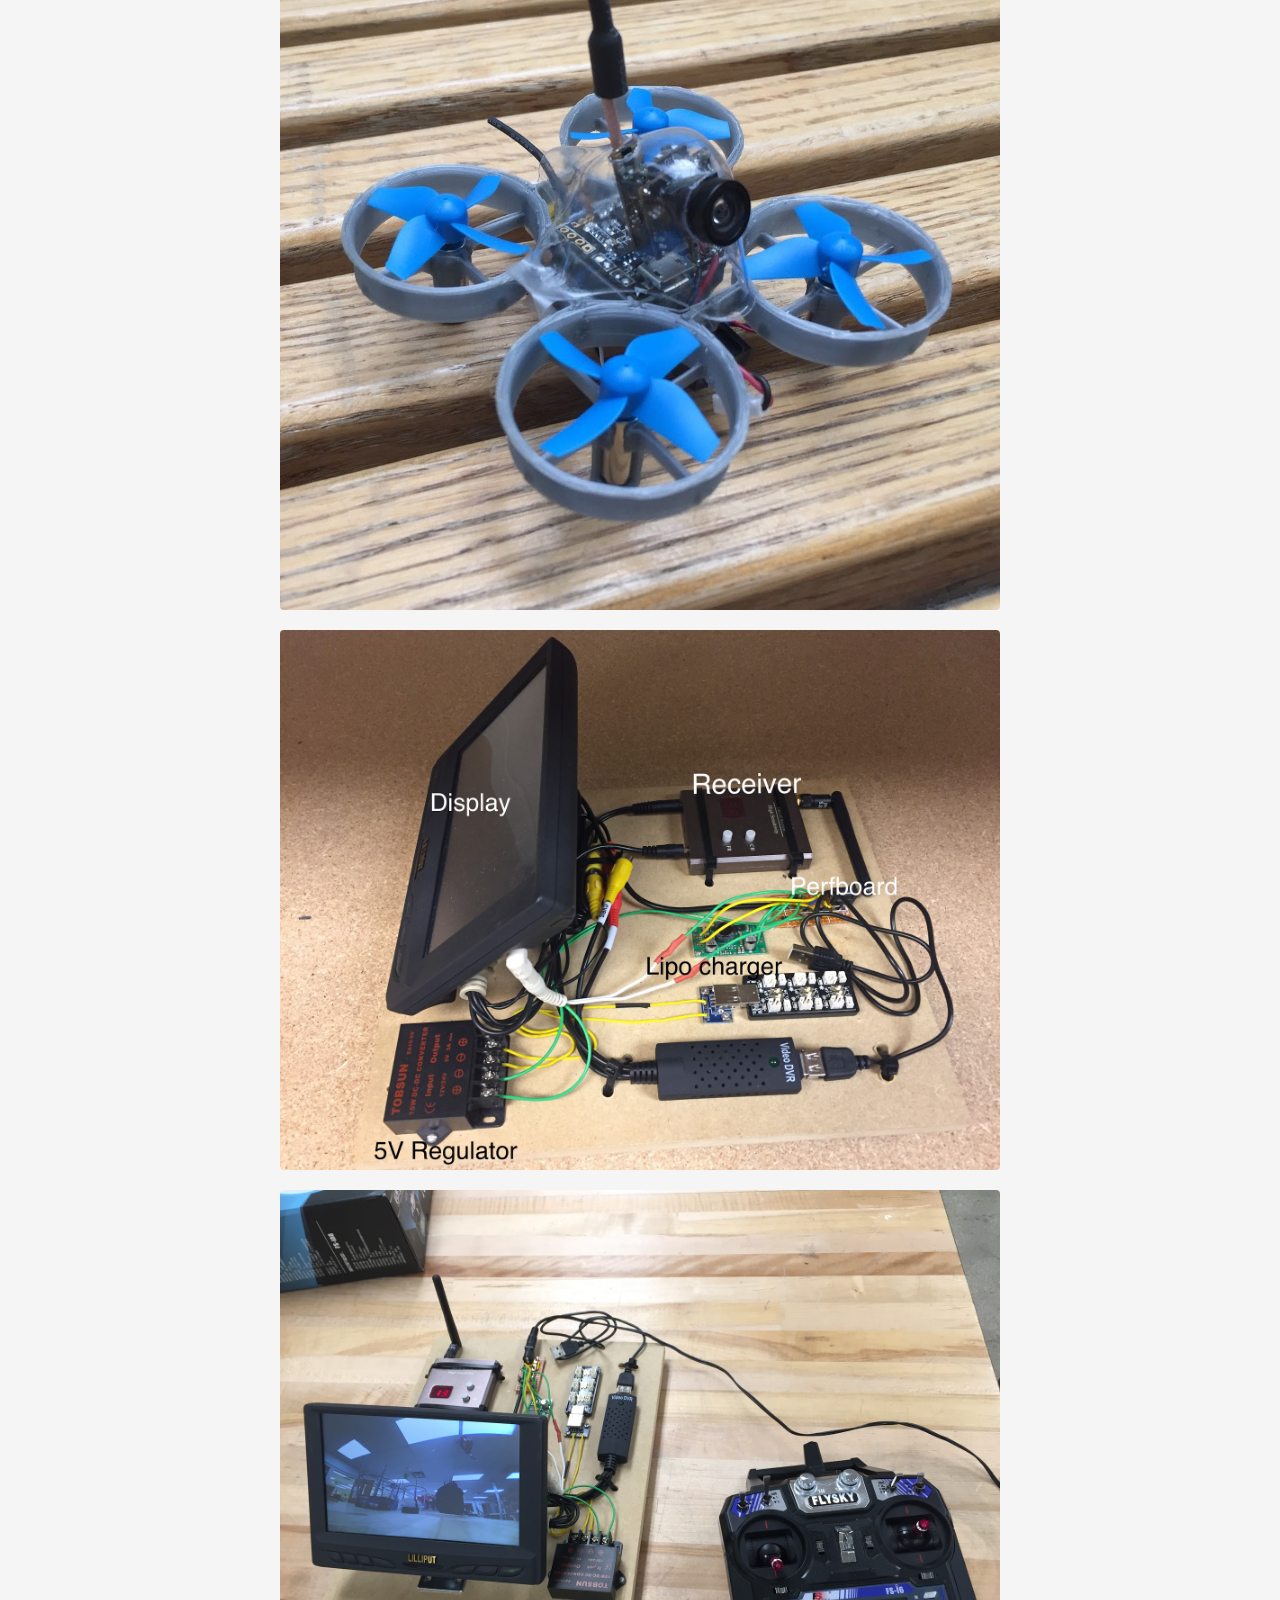
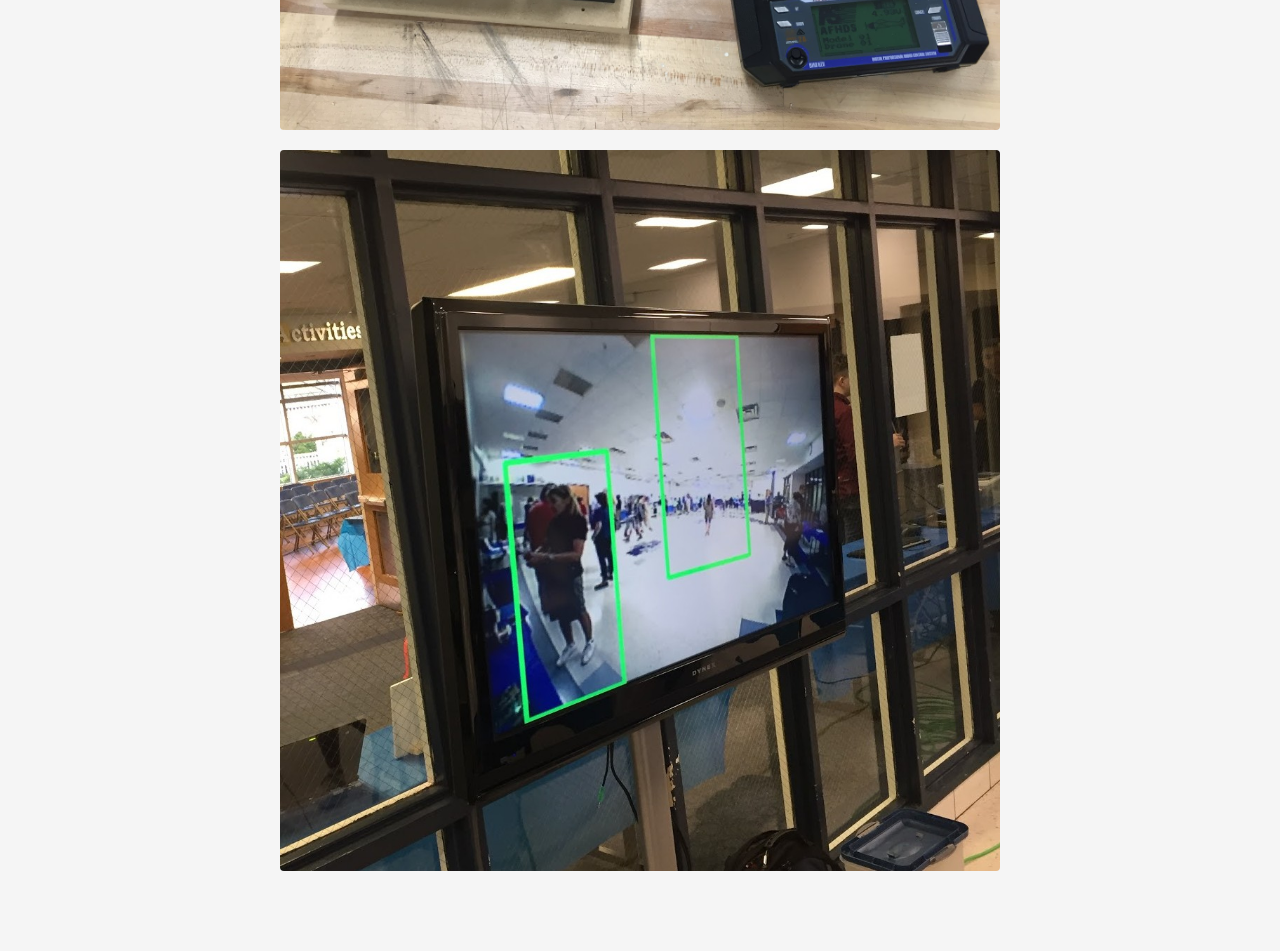
<file: projects/quadcopter/index.html>
<!doctype html><html lang=en dir=auto><head><meta charset=utf-8><meta http-equiv=x-ua-compatible content="IE=edge"><meta name=viewport content="width=device-width,initial-scale=1,shrink-to-fit=no"><meta name=robots content="index, follow"><title>Search and Rescue Quadcopter | Michael Polinski</title><meta name=keywords content><meta name=description content="As a makerfaire project, I worked with a friend to build a quadcopter with some search-and-rescue features. The quadcopter&rsquo;s FPV video is processed by OpenCV to detect humans in the vicinity.
To build the quadcopter, we followed a guide for 3D printing and assembling a Tiny Whoop quadcopter. To maximize the flying time, we carefullly chose the lightest possible components and optimal batteries. The quadcopter contains a FPV camera that streams video to the receiver, where it is displayed on a low-latency monitor for the pilot and fed to a laptop for processing using computer vision."><meta name=author content><link rel=canonical href=https://www.michaelpolinski.com/projects/quadcopter/><link crossorigin=anonymous href=/assets/css/stylesheet.954f9288bbfd97ab6527c7f0abde35a154ffef8227a6919357efc535fce47c63.css integrity="sha256-lU+SiLv9l6tlJ8fwq941oVT/74InppGTV+/FNfzkfGM=" rel="preload stylesheet" as=style><script defer crossorigin=anonymous src=/assets/js/highlight.f413e19d0714851f6474e7ee9632408e58ac146fbdbe62747134bea2fa3415e0.js integrity="sha256-9BPhnQcUhR9kdOfuljJAjlisFG+9vmJ0cTS+ovo0FeA=" onload=hljs.initHighlightingOnLoad()></script><style>#theme-toggle,.top-link{display:none}</style><style>@media(prefers-color-scheme:dark){:root{--theme:rgb(29, 30, 32);--entry:rgb(46, 46, 51);--primary:rgb(218, 218, 219);--secondary:rgb(155, 156, 157);--tertiary:rgb(65, 66, 68);--content:rgb(196, 196, 197);--hljs-bg:rgb(46, 46, 51);--code-bg:rgb(55, 56, 62);--border:rgb(51, 51, 51)}.list{background:var(--theme)}.list:not(.dark)::-webkit-scrollbar-track{background:0 0}.list:not(.dark)::-webkit-scrollbar-thumb{border-color:var(--theme)}}</style><link href=https://www.michaelpolinski.com/favicon.ico rel=icon><link href=https://www.michaelpolinski.com/favicon.svg rel=icon sizes=any type=image/svg+xml><link href=https://www.michaelpolinski.com/apple-touch-icon.png rel=apple-touch-icon><link href=https://www.michaelpolinski.com/site.webmanifest rel=manifest><meta name=theme-color content="#005eff"><meta name=msapplication-TileColor content="#005eff"><meta property="og:title" content="Search and Rescue Quadcopter"><meta property="og:description" content="As a makerfaire project, I worked with a friend to build a quadcopter with some search-and-rescue features. The quadcopter&rsquo;s FPV video is processed by OpenCV to detect humans in the vicinity.
To build the quadcopter, we followed a guide for 3D printing and assembling a Tiny Whoop quadcopter. To maximize the flying time, we carefullly chose the lightest possible components and optimal batteries. The quadcopter contains a FPV camera that streams video to the receiver, where it is displayed on a low-latency monitor for the pilot and fed to a laptop for processing using computer vision."><meta property="og:type" content="article"><meta property="og:url" content="https://www.michaelpolinski.com/projects/quadcopter/"><meta property="article:section" content="projects"><meta property="article:published_time" content="2018-05-20T00:00:00+00:00"><meta property="article:modified_time" content="2018-05-20T00:00:00+00:00"><meta name=twitter:card content="summary"><meta name=twitter:title content="Search and Rescue Quadcopter"><meta name=twitter:description content="As a makerfaire project, I worked with a friend to build a quadcopter with some search-and-rescue features. The quadcopter&rsquo;s FPV video is processed by OpenCV to detect humans in the vicinity.
To build the quadcopter, we followed a guide for 3D printing and assembling a Tiny Whoop quadcopter. To maximize the flying time, we carefullly chose the lightest possible components and optimal batteries. The quadcopter contains a FPV camera that streams video to the receiver, where it is displayed on a low-latency monitor for the pilot and fed to a laptop for processing using computer vision."><script type=application/ld+json>{"@context":"https://schema.org","@type":"BreadcrumbList","itemListElement":[{"@type":"ListItem","position":2,"name":"Projects","item":"https://www.michaelpolinski.com/projects/"},{"@type":"ListItem","position":3,"name":"Search and Rescue Quadcopter","item":"https://www.michaelpolinski.com/projects/quadcopter/"}]}</script><script type=application/ld+json>{"@context":"https://schema.org","@type":"BlogPosting","headline":"Search and Rescue Quadcopter","name":"Search and Rescue Quadcopter","description":"As a makerfaire project, I worked with a friend to build a quadcopter with some search-and-rescue features. The quadcopter\u0026rsquo;s FPV video is processed by OpenCV to detect humans in the vicinity.\nTo build the quadcopter, we followed a guide for 3D printing and assembling a Tiny Whoop quadcopter. To maximize the flying time, we carefullly chose the lightest possible components and optimal batteries. The quadcopter contains a FPV camera that streams video to the receiver, where it is displayed on a low-latency monitor for the pilot and fed to a laptop for processing using computer vision.","keywords":[],"articleBody":"As a makerfaire project, I worked with a friend to build a quadcopter with some search-and-rescue features. The quadcopter’s FPV video is processed by OpenCV to detect humans in the vicinity.\nTo build the quadcopter, we followed a guide for 3D printing and assembling a Tiny Whoop quadcopter. To maximize the flying time, we carefullly chose the lightest possible components and optimal batteries. The quadcopter contains a FPV camera that streams video to the receiver, where it is displayed on a low-latency monitor for the pilot and fed to a laptop for processing using computer vision. After tuning the PID parameters to stabilize the quadcopter’s flight, we adapted a Python script that detects humans in the video using the computer vision library OpenCV.\nWe also presented the project at Northwestern University’s High School Project Showcase, where it received a first-place award in engineering projects.\nHere is the Python code we used followed by some photos of the components.\nfrom imutils.object_detection import non_max_suppression from imutils import paths import numpy as np import imutils import cv2 screen_size=(1920,1080) cap = cv2.VideoCapture(0) hog = cv2.HOGDescriptor() hog.setSVMDetector(cv2.HOGDescriptor_getDefaultPeopleDetector()) frame = 0 cv2.namedWindow(\"Result\",cv2.WND_PROP_FULLSCREEN) cv2.setWindowProperty(\"Result\",cv2.WND_PROP_FULLSCREEN,cv2.WINDOW_FULLSCREEN) while cap.isOpened(): ret, image = cap.read() frame += 1 if (frame % 5 == 0): frame = 0 image = imutils.resize(image, width=min(300, image.shape[1])) orig = image.copy() # detect people in the image (rects, weights) = hog.detectMultiScale(image, winStride=(4, 4),padding=(8, 8), scale=1.05) # draw bounding boxes for (x, y, w, h) in rects: cv2.rectangle(orig, (x, y), (x + w, y + h), (0, 0, 255), 2) rects = np.array([[x, y, x + w, y + h] for (x, y, w, h) in rects]) pick = non_max_suppression(rects, probs=None, overlapThresh=0.65) for (xA, yA, xB, yB) in pick: cv2.rectangle(image, (xA, yA), (xB, yB), (0, 255, 0), 2) # show the output images cv2.imshow(\"Result\", cv2.resize(image, screen_size)) key=cv2.waitKey(1) # ms delay if key==27: cap.release() cv2.destroyAllWindows() break cap.release() cv2.destroyAllWindows() ","wordCount":"308","inLanguage":"en","datePublished":"2018-05-20T00:00:00Z","dateModified":"2018-05-20T00:00:00Z","mainEntityOfPage":{"@type":"WebPage","@id":"https://www.michaelpolinski.com/projects/quadcopter/"},"publisher":{"@type":"Organization","name":"Michael Polinski","logo":{"@type":"ImageObject","url":"https://www.michaelpolinski.com/favicon.ico"}}}</script></head><body id=top><header class=header><nav class=nav><div class=logo><a href=https://www.michaelpolinski.com accesskey=h title="Michael Polinski (Alt + H)">Michael Polinski</a><div class=logo-switches></div></div><ul id=menu><li><a href=https://www.michaelpolinski.com/about/ title="About Me"><span>About Me</span></a></li><li><a href=https://www.michaelpolinski.com/contact/ title=Contact><span>Contact</span></a></li><li><a href=https://www.michaelpolinski.com/projects/ title=Projects><span>Projects</span></a></li></ul></nav></header><main class=main><article class=post-single><header class=post-header><h1 class=post-title>Search and Rescue Quadcopter</h1><div class=post-meta><span title='2018-05-20 00:00:00 +0000 UTC'>May 20, 2018</span></div></header><div class=post-content><p>As a makerfaire project, I worked with a friend to build a quadcopter with some search-and-rescue features. The quadcopter&rsquo;s FPV video is processed by OpenCV to detect humans in the vicinity.</p><p>To build the quadcopter, we followed a guide for 3D printing and assembling a Tiny Whoop quadcopter. To maximize the flying time, we carefullly chose the lightest possible components and optimal batteries. The quadcopter contains a FPV camera that streams video to the receiver, where it is displayed on a low-latency monitor for the pilot and fed to a laptop for processing using computer vision. After tuning the PID parameters to stabilize the quadcopter&rsquo;s flight, we adapted a Python script that detects humans in the video using the computer vision library OpenCV.</p><p>We also presented the project at Northwestern University&rsquo;s High School Project Showcase, where it received a first-place award in engineering projects.</p><p>Here is the Python code we used followed by some photos of the components.</p><div class=highlight><pre tabindex=0 style=color:#f8f8f2;background-color:#272822;-moz-tab-size:4;-o-tab-size:4;tab-size:4><code class=language-python data-lang=python><span style=display:flex><span><span style=color:#f92672>from</span> imutils.object_detection <span style=color:#f92672>import</span> non_max_suppression
</span></span><span style=display:flex><span><span style=color:#f92672>from</span> imutils <span style=color:#f92672>import</span> paths
</span></span><span style=display:flex><span><span style=color:#f92672>import</span> numpy <span style=color:#66d9ef>as</span> np
</span></span><span style=display:flex><span><span style=color:#f92672>import</span> imutils
</span></span><span style=display:flex><span><span style=color:#f92672>import</span> cv2
</span></span><span style=display:flex><span>
</span></span><span style=display:flex><span>screen_size<span style=color:#f92672>=</span>(<span style=color:#ae81ff>1920</span>,<span style=color:#ae81ff>1080</span>) 
</span></span><span style=display:flex><span>cap <span style=color:#f92672>=</span> cv2<span style=color:#f92672>.</span>VideoCapture(<span style=color:#ae81ff>0</span>)
</span></span><span style=display:flex><span>hog <span style=color:#f92672>=</span> cv2<span style=color:#f92672>.</span>HOGDescriptor()
</span></span><span style=display:flex><span>hog<span style=color:#f92672>.</span>setSVMDetector(cv2<span style=color:#f92672>.</span>HOGDescriptor_getDefaultPeopleDetector())
</span></span><span style=display:flex><span>frame <span style=color:#f92672>=</span> <span style=color:#ae81ff>0</span>
</span></span><span style=display:flex><span>cv2<span style=color:#f92672>.</span>namedWindow(<span style=color:#e6db74>&#34;Result&#34;</span>,cv2<span style=color:#f92672>.</span>WND_PROP_FULLSCREEN)
</span></span><span style=display:flex><span>cv2<span style=color:#f92672>.</span>setWindowProperty(<span style=color:#e6db74>&#34;Result&#34;</span>,cv2<span style=color:#f92672>.</span>WND_PROP_FULLSCREEN,cv2<span style=color:#f92672>.</span>WINDOW_FULLSCREEN)
</span></span><span style=display:flex><span><span style=color:#66d9ef>while</span> cap<span style=color:#f92672>.</span>isOpened():
</span></span><span style=display:flex><span>    ret, image <span style=color:#f92672>=</span> cap<span style=color:#f92672>.</span>read()
</span></span><span style=display:flex><span>    frame <span style=color:#f92672>+=</span> <span style=color:#ae81ff>1</span>
</span></span><span style=display:flex><span>    <span style=color:#66d9ef>if</span> (frame <span style=color:#f92672>%</span> <span style=color:#ae81ff>5</span> <span style=color:#f92672>==</span> <span style=color:#ae81ff>0</span>):
</span></span><span style=display:flex><span>        frame <span style=color:#f92672>=</span> <span style=color:#ae81ff>0</span>
</span></span><span style=display:flex><span>        image <span style=color:#f92672>=</span> imutils<span style=color:#f92672>.</span>resize(image, width<span style=color:#f92672>=</span>min(<span style=color:#ae81ff>300</span>, image<span style=color:#f92672>.</span>shape[<span style=color:#ae81ff>1</span>]))
</span></span><span style=display:flex><span>        orig <span style=color:#f92672>=</span> image<span style=color:#f92672>.</span>copy()
</span></span><span style=display:flex><span>        <span style=color:#75715e># detect people in the image</span>
</span></span><span style=display:flex><span>        (rects, weights) <span style=color:#f92672>=</span> hog<span style=color:#f92672>.</span>detectMultiScale(image, winStride<span style=color:#f92672>=</span>(<span style=color:#ae81ff>4</span>, <span style=color:#ae81ff>4</span>),padding<span style=color:#f92672>=</span>(<span style=color:#ae81ff>8</span>, <span style=color:#ae81ff>8</span>), scale<span style=color:#f92672>=</span><span style=color:#ae81ff>1.05</span>)
</span></span><span style=display:flex><span>        <span style=color:#75715e># draw bounding boxes</span>
</span></span><span style=display:flex><span>        <span style=color:#66d9ef>for</span> (x, y, w, h) <span style=color:#f92672>in</span> rects:
</span></span><span style=display:flex><span>            cv2<span style=color:#f92672>.</span>rectangle(orig, (x, y), (x <span style=color:#f92672>+</span> w, y <span style=color:#f92672>+</span> h), (<span style=color:#ae81ff>0</span>, <span style=color:#ae81ff>0</span>, <span style=color:#ae81ff>255</span>), <span style=color:#ae81ff>2</span>)
</span></span><span style=display:flex><span>            rects <span style=color:#f92672>=</span> np<span style=color:#f92672>.</span>array([[x, y, x <span style=color:#f92672>+</span> w, y <span style=color:#f92672>+</span> h] <span style=color:#66d9ef>for</span> (x, y, w, h) <span style=color:#f92672>in</span> rects])
</span></span><span style=display:flex><span>            pick <span style=color:#f92672>=</span> non_max_suppression(rects, probs<span style=color:#f92672>=</span><span style=color:#66d9ef>None</span>, overlapThresh<span style=color:#f92672>=</span><span style=color:#ae81ff>0.65</span>)
</span></span><span style=display:flex><span>            <span style=color:#66d9ef>for</span> (xA, yA, xB, yB) <span style=color:#f92672>in</span> pick:
</span></span><span style=display:flex><span>                cv2<span style=color:#f92672>.</span>rectangle(image, (xA, yA), (xB, yB), (<span style=color:#ae81ff>0</span>, <span style=color:#ae81ff>255</span>, <span style=color:#ae81ff>0</span>), <span style=color:#ae81ff>2</span>)
</span></span><span style=display:flex><span>        <span style=color:#75715e># show the output images</span>
</span></span><span style=display:flex><span>        cv2<span style=color:#f92672>.</span>imshow(<span style=color:#e6db74>&#34;Result&#34;</span>, cv2<span style=color:#f92672>.</span>resize(image, screen_size))
</span></span><span style=display:flex><span>        key<span style=color:#f92672>=</span>cv2<span style=color:#f92672>.</span>waitKey(<span style=color:#ae81ff>1</span>) <span style=color:#75715e># ms delay</span>
</span></span><span style=display:flex><span>        <span style=color:#66d9ef>if</span> key<span style=color:#f92672>==</span><span style=color:#ae81ff>27</span>:
</span></span><span style=display:flex><span>                cap<span style=color:#f92672>.</span>release()
</span></span><span style=display:flex><span>                cv2<span style=color:#f92672>.</span>destroyAllWindows()
</span></span><span style=display:flex><span>                <span style=color:#66d9ef>break</span>
</span></span><span style=display:flex><span>cap<span style=color:#f92672>.</span>release()
</span></span><span style=display:flex><span>cv2<span style=color:#f92672>.</span>destroyAllWindows()
</span></span></code></pre></div><p><img loading=lazy src=qc1.jpg alt="photo of the quadcopter"></p><p><img loading=lazy src=qc2.jpg alt="photo of the receiver board"></p><p><img loading=lazy src=qc3.jpg alt="photo of the monitor and controller"></p><p><img loading=lazy src=qc4.jpg alt="photo of the image processing on a TV screen"></p></div><footer class=post-footer><ul class=post-tags></ul></footer></article></main></body></html>
</file>
